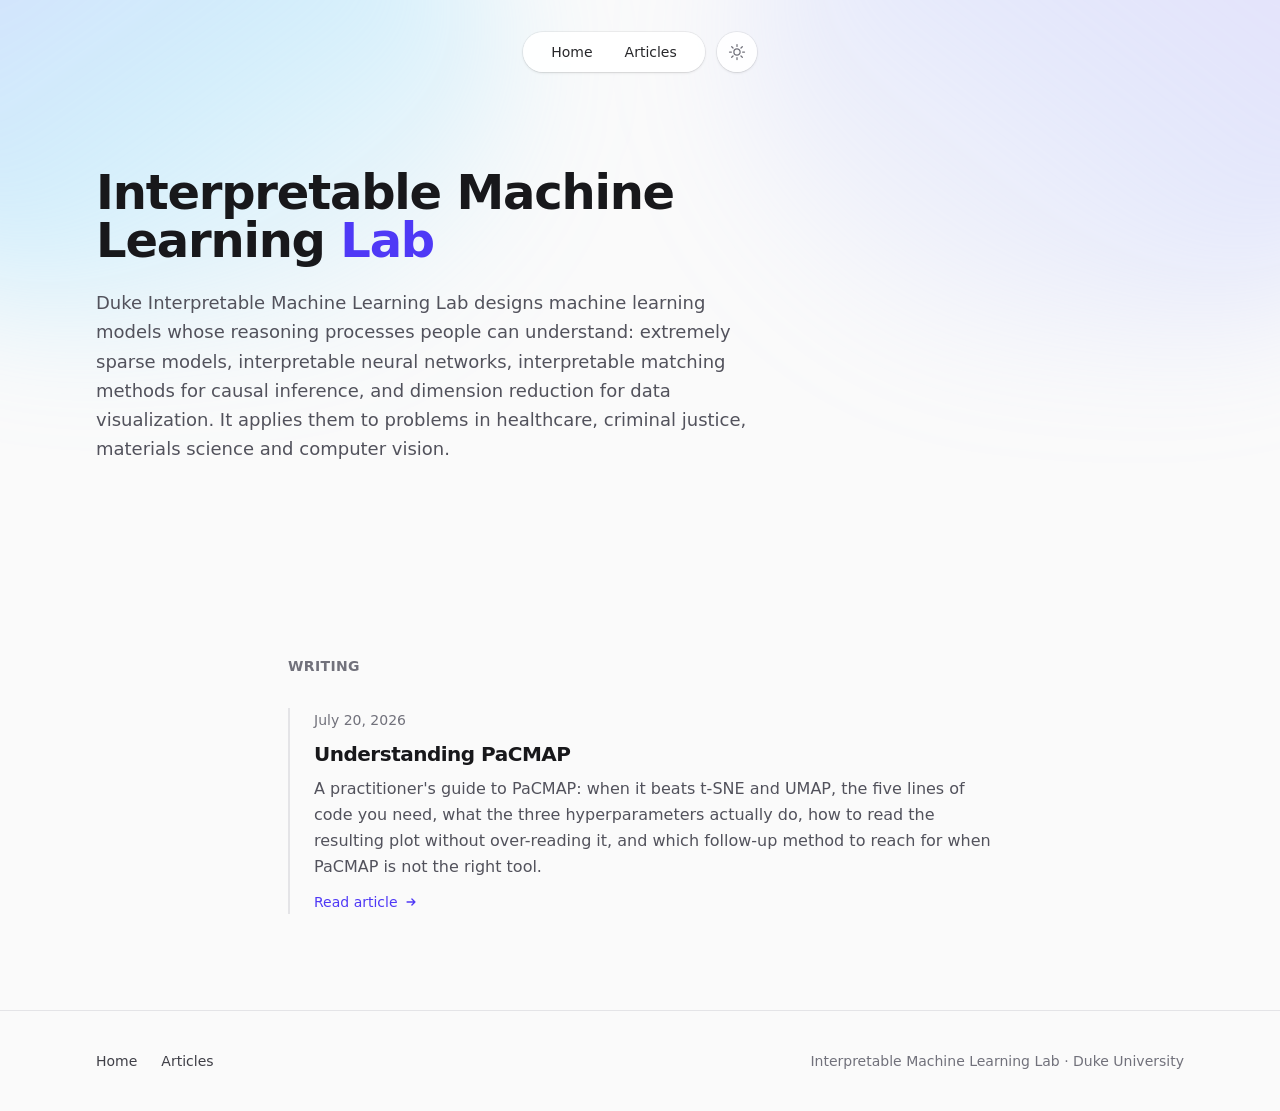
<file: index.html>
<!DOCTYPE html><!--o4ejymJBdiPiDE8WPiJcm--><html lang="en"><head><meta charSet="utf-8"/><meta name="viewport" content="width=device-width, initial-scale=1"/><link rel="stylesheet" href="/_next/static/css/278f75ba32900e50.css" data-precedence="next"/><link rel="preload" as="script" fetchPriority="low" href="/_next/static/chunks/webpack-74c939c87fa0092a.js"/><script src="/_next/static/chunks/4bd1b696-c023c6e3521b1417.js" async=""></script><script src="/_next/static/chunks/255-64e783496c90356a.js" async=""></script><script src="/_next/static/chunks/main-app-1fff531c7bb2194e.js" async=""></script><script src="/_next/static/chunks/619-ba102abea3e3d0e4.js" async=""></script><script src="/_next/static/chunks/app/layout-6fc6176628d630ee.js" async=""></script><script src="/_next/static/chunks/app/page-9be1af3b35a291e3.js" async=""></script><title>Interpretable Machine Learning Lab</title><meta name="description" content="Interactive write-ups from the Duke Interpretable Machine Learning Lab, which designs machine learning models whose reasoning processes people can understand: extremely sparse models, interpretable neural networks, interpretable matching methods for causal inference, and dimension reduction for data visualization."/><link rel="alternate" type="application/rss+xml" title="Interpretable ML Lab RSS feed" href="https://interpretablemachinelearninglab.github.io/rss.xml"/><meta property="og:title" content="Interpretable Machine Learning Lab"/><meta property="og:description" content="Interactive write-ups from the Duke Interpretable Machine Learning Lab, which designs machine learning models whose reasoning processes people can understand: extremely sparse models, interpretable neural networks, interpretable matching methods for causal inference, and dimension reduction for data visualization."/><meta property="og:url" content="https://interpretablemachinelearninglab.github.io/"/><meta property="og:site_name" content="Interpretable ML Lab"/><meta property="og:locale" content="en_US"/><meta property="og:type" content="website"/><meta name="twitter:card" content="summary_large_image"/><meta name="twitter:title" content="Interpretable Machine Learning Lab"/><meta name="twitter:description" content="Interactive write-ups from the Duke Interpretable Machine Learning Lab, which designs machine learning models whose reasoning processes people can understand: extremely sparse models, interpretable neural networks, interpretable matching methods for causal inference, and dimension reduction for data visualization."/><link rel="icon" href="/icon.svg?57407d4e112508c5" type="image/svg+xml" sizes="any"/><script>(function(){try{var t=localStorage.getItem("theme");var d=t==="dark"||(t!=="light"&&window.matchMedia("(prefers-color-scheme: dark)").matches);document.documentElement.classList.toggle("dark",d)}catch(e){}})();</script><script src="/_next/static/chunks/polyfills-42372ed130431b0a.js" noModule=""></script></head><body class="flex min-h-screen flex-col bg-zinc-50 text-zinc-900 antialiased dark:bg-zinc-900 dark:text-zinc-100"><div hidden=""><!--$--><!--/$--></div><div class="relative flex min-h-screen w-full flex-col overflow-x-clip"><div aria-hidden="true" class="pointer-events-none absolute inset-x-0 top-0 -z-10 h-[36rem] overflow-hidden"><div class="absolute -top-40 -left-40 h-[30rem] w-[42rem] rounded-full bg-linear-to-br from-indigo-300/50 via-sky-300/30 to-transparent blur-3xl dark:from-indigo-500/20 dark:via-sky-500/10"></div><div class="absolute -top-52 -right-40 h-[34rem] w-[44rem] rounded-full bg-linear-to-bl from-violet-300/40 via-indigo-300/25 to-transparent blur-3xl dark:from-violet-500/15 dark:via-indigo-500/10"></div></div><header class="relative z-50 flex justify-center pt-6 sm:pt-8"><div class="flex items-center gap-3"><nav class="hidden rounded-full bg-white/90 px-3 text-sm font-medium text-zinc-800 shadow-sm ring-1 ring-zinc-900/5 backdrop-blur md:block dark:bg-zinc-800/90 dark:text-zinc-200 dark:ring-white/10"><ul class="flex items-center"><li><a class="relative block px-4 py-2.5 transition text-indigo-600 dark:text-indigo-400" href="/">Home<span class="absolute inset-x-3 -bottom-px h-px bg-linear-to-r from-indigo-500/0 via-indigo-500/60 to-indigo-500/0 dark:via-indigo-400/60"></span></a></li><li><a class="relative block px-4 py-2.5 transition hover:text-indigo-600 dark:hover:text-indigo-400" href="/articles/">Articles</a></li></ul></nav><div class="relative md:hidden"><button type="button" aria-expanded="false" aria-controls="mobile-nav" class="flex items-center gap-1.5 rounded-full bg-white/90 px-4 py-2.5 text-sm font-medium text-zinc-800 shadow-sm ring-1 ring-zinc-900/5 backdrop-blur dark:bg-zinc-800/90 dark:text-zinc-200 dark:ring-white/10">Menu<svg viewBox="0 0 16 16" aria-hidden="true" fill="none" stroke="currentColor" stroke-width="1.5" stroke-linecap="round" stroke-linejoin="round" class="h-3.5 w-3.5 text-zinc-500 transition-transform "><path d="m4 6.5 4 4 4-4"></path></svg></button></div><button type="button" aria-label="Toggle dark mode" class="group rounded-full bg-white/90 p-2.5 shadow-sm ring-1 ring-zinc-900/5 backdrop-blur transition dark:bg-zinc-800/90 dark:ring-white/10"><svg viewBox="0 0 24 24" aria-hidden="true" fill="none" stroke="currentColor" stroke-width="1.5" stroke-linecap="round" stroke-linejoin="round" class="h-5 w-5 text-zinc-500 transition group-hover:text-indigo-500 dark:hidden"><path d="M12 3v2.25m6.364.386-1.591 1.591M21 12h-2.25m-.386 6.364-1.591-1.591M12 18.75V21m-4.773-4.227-1.591 1.591M5.25 12H3m4.227-4.773L5.636 5.636M15.75 12a3.75 3.75 0 1 1-7.5 0 3.75 3.75 0 0 1 7.5 0Z"></path></svg><svg viewBox="0 0 24 24" aria-hidden="true" fill="none" stroke="currentColor" stroke-width="1.5" stroke-linecap="round" stroke-linejoin="round" class="hidden h-5 w-5 text-zinc-400 transition group-hover:text-indigo-400 dark:block"><path d="M21.752 15.002A9.72 9.72 0 0 1 18 15.75c-5.385 0-9.75-4.365-9.75-9.75 0-1.33.266-2.597.748-3.752A9.753 9.753 0 0 0 3 11.25C3 16.635 7.365 21 12.75 21a9.753 9.753 0 0 0 9.002-5.998Z"></path></svg></button></div></header><main class="flex-1"><div><div class="mx-auto w-full max-w-5xl xl:max-w-6xl px-5 pt-14 sm:px-6 sm:pt-20 lg:px-8 lg:pt-24 "><div class="max-w-2xl"><h1 class="text-4xl font-bold tracking-tight text-zinc-900 sm:text-5xl dark:text-zinc-100">Interpretable Machine Learning<!-- --> <span class="text-indigo-600 dark:text-indigo-400">Lab</span></h1><p class="mt-6 text-base leading-relaxed sm:text-lg sm:leading-relaxed text-zinc-600 dark:text-zinc-400">Duke Interpretable Machine Learning Lab designs machine learning models whose reasoning processes people can understand: extremely sparse models, interpretable neural networks, interpretable matching methods for causal inference, and dimension reduction for data visualization. It applies them to problems in healthcare, criminal justice, materials science and computer vision.</p></div></div><div class="mx-auto w-full max-w-2xl lg:max-w-3xl px-5 pt-14 sm:px-6 sm:pt-20 lg:px-8 lg:pt-24 mt-20 pt-0 sm:mt-24 sm:pt-0 lg:pt-0"><h2 class="text-sm font-semibold uppercase tracking-wide text-zinc-500 dark:text-zinc-400">Writing</h2><div class="mt-8 flex flex-col gap-14"><article class="group relative border-l-2 border-zinc-200 pl-6 transition hover:border-indigo-500 dark:border-zinc-700/60 dark:hover:border-indigo-400"><time dateTime="2026-07-20" class="text-sm text-zinc-500 dark:text-zinc-400">July 20, 2026</time><h3 class="mt-2 text-lg font-semibold tracking-tight text-zinc-900 sm:text-xl dark:text-zinc-100"><a class="after:absolute after:inset-0" href="/articles/understanding-pacmap/"><span class="transition group-hover:text-indigo-600 dark:group-hover:text-indigo-400">Understanding PaCMAP</span></a></h3><p class="mt-2 text-sm leading-relaxed text-zinc-600 sm:text-base dark:text-zinc-400">A practitioner&#x27;s guide to PaCMAP: when it beats t-SNE and UMAP, the five lines of code you need, what the three hyperparameters actually do, how to read the resulting plot without over-reading it, and which follow-up method to reach for when PaCMAP is not the right tool.</p><span class="mt-3 inline-flex items-center gap-1.5 text-sm font-medium text-indigo-600 dark:text-indigo-400">Read article<svg viewBox="0 0 16 16" aria-hidden="true" fill="none" stroke="currentColor" stroke-width="1.5" stroke-linecap="round" stroke-linejoin="round" class="h-3.5 w-3.5 transition-transform group-hover:translate-x-0.5"><path d="M3.5 8h9m0 0-3.5-3.5M12.5 8 9 11.5"></path></svg></span></article></div></div></div><!--$--><!--/$--></main><footer class="mt-24 border-t border-zinc-200 dark:border-zinc-800"><div class="mx-auto flex max-w-5xl flex-col items-center gap-6 px-5 py-10 sm:flex-row sm:justify-between sm:px-6 lg:px-8 xl:max-w-6xl"><nav aria-label="Footer"><ul class="flex items-center gap-6 text-sm font-medium text-zinc-700 dark:text-zinc-300"><li><a class="transition hover:text-indigo-600 dark:hover:text-indigo-400" href="/">Home</a></li><li><a class="transition hover:text-indigo-600 dark:hover:text-indigo-400" href="/articles/">Articles</a></li></ul></nav><div class="flex max-w-md flex-col items-center gap-1 text-sm text-zinc-500 sm:items-end sm:text-right dark:text-zinc-400"><p>Interpretable Machine Learning Lab<!-- --> · Duke University</p></div></div></footer></div><script src="/_next/static/chunks/webpack-74c939c87fa0092a.js" id="_R_" async=""></script><script>(self.__next_f=self.__next_f||[]).push([0])</script><script>self.__next_f.push([1,"1:\"$Sreact.fragment\"\n2:I[827,[\"619\",\"static/chunks/619-ba102abea3e3d0e4.js\",\"177\",\"static/chunks/app/layout-6fc6176628d630ee.js\"],\"Header\"]\n3:I[9766,[],\"\"]\n4:I[8924,[],\"\"]\n5:I[2619,[\"619\",\"static/chunks/619-ba102abea3e3d0e4.js\",\"974\",\"static/chunks/app/page-9be1af3b35a291e3.js\"],\"\"]\nb:I[7150,[],\"\"]\n:HL[\"/_next/static/css/278f75ba32900e50.css\",\"style\"]\n"])</script><script>self.__next_f.push([1,"0:{\"P\":null,\"b\":\"o4ejymJBdiPiDE8WPiJcm\",\"p\":\"\",\"c\":[\"\",\"\"],\"i\":false,\"f\":[[[\"\",{\"children\":[\"__PAGE__\",{}]},\"$undefined\",\"$undefined\",true],[\"\",[\"$\",\"$1\",\"c\",{\"children\":[[[\"$\",\"link\",\"0\",{\"rel\":\"stylesheet\",\"href\":\"/_next/static/css/278f75ba32900e50.css\",\"precedence\":\"next\",\"crossOrigin\":\"$undefined\",\"nonce\":\"$undefined\"}]],[\"$\",\"html\",null,{\"lang\":\"en\",\"suppressHydrationWarning\":true,\"children\":[[\"$\",\"head\",null,{\"children\":[\"$\",\"script\",null,{\"dangerouslySetInnerHTML\":{\"__html\":\"(function(){try{var t=localStorage.getItem(\\\"theme\\\");var d=t===\\\"dark\\\"||(t!==\\\"light\\\"\u0026\u0026window.matchMedia(\\\"(prefers-color-scheme: dark)\\\").matches);document.documentElement.classList.toggle(\\\"dark\\\",d)}catch(e){}})();\"}}]}],[\"$\",\"body\",null,{\"className\":\"flex min-h-screen flex-col bg-zinc-50 text-zinc-900 antialiased dark:bg-zinc-900 dark:text-zinc-100\",\"children\":[\"$\",\"div\",null,{\"className\":\"relative flex min-h-screen w-full flex-col overflow-x-clip\",\"children\":[[\"$\",\"div\",null,{\"aria-hidden\":\"true\",\"className\":\"pointer-events-none absolute inset-x-0 top-0 -z-10 h-[36rem] overflow-hidden\",\"children\":[[\"$\",\"div\",null,{\"className\":\"absolute -top-40 -left-40 h-[30rem] w-[42rem] rounded-full bg-linear-to-br from-indigo-300/50 via-sky-300/30 to-transparent blur-3xl dark:from-indigo-500/20 dark:via-sky-500/10\"}],[\"$\",\"div\",null,{\"className\":\"absolute -top-52 -right-40 h-[34rem] w-[44rem] rounded-full bg-linear-to-bl from-violet-300/40 via-indigo-300/25 to-transparent blur-3xl dark:from-violet-500/15 dark:via-indigo-500/10\"}]]}],[\"$\",\"$L2\",null,{}],[\"$\",\"main\",null,{\"className\":\"flex-1\",\"children\":[\"$\",\"$L3\",null,{\"parallelRouterKey\":\"children\",\"error\":\"$undefined\",\"errorStyles\":\"$undefined\",\"errorScripts\":\"$undefined\",\"template\":[\"$\",\"$L4\",null,{}],\"templateStyles\":\"$undefined\",\"templateScripts\":\"$undefined\",\"notFound\":[[\"$\",\"div\",null,{\"children\":[\"$\",\"div\",null,{\"className\":\"mx-auto w-full max-w-2xl lg:max-w-3xl px-5 pt-14 sm:px-6 sm:pt-20 lg:px-8 lg:pt-24 flex flex-col items-start\",\"children\":[[\"$\",\"p\",null,{\"className\":\"text-sm font-semibold text-indigo-600 dark:text-indigo-400\",\"children\":\"404\"}],[\"$\",\"h1\",null,{\"className\":\"mt-3 text-4xl font-bold tracking-tight text-zinc-900 sm:text-5xl dark:text-zinc-100\",\"children\":\"Lost among the stars.\"}],[\"$\",\"p\",null,{\"className\":\"mt-6 text-base leading-relaxed sm:text-lg sm:leading-relaxed text-zinc-600 dark:text-zinc-400\",\"children\":\"The page you're looking for doesn't exist. It may have moved, or the link was mistyped.\"}],[\"$\",\"$L5\",null,{\"href\":\"/\",\"className\":\"mt-8 rounded-full bg-indigo-600 px-5 py-2.5 text-sm font-semibold text-white shadow-sm transition hover:bg-indigo-500 dark:bg-indigo-500 dark:hover:bg-indigo-400\",\"children\":\"Back to home\"}]]}]}],[]],\"forbidden\":\"$undefined\",\"unauthorized\":\"$undefined\"}]}],[\"$\",\"footer\",null,{\"className\":\"mt-24 border-t border-zinc-200 dark:border-zinc-800\",\"children\":[\"$\",\"div\",null,{\"className\":\"mx-auto flex max-w-5xl flex-col items-center gap-6 px-5 py-10 sm:flex-row sm:justify-between sm:px-6 lg:px-8 xl:max-w-6xl\",\"children\":[[\"$\",\"nav\",null,{\"aria-label\":\"Footer\",\"children\":[\"$\",\"ul\",null,{\"className\":\"flex items-center gap-6 text-sm font-medium text-zinc-700 dark:text-zinc-300\",\"children\":[[\"$\",\"li\",\"/\",{\"children\":[\"$\",\"$L5\",null,{\"href\":\"/\",\"className\":\"transition hover:text-indigo-600 dark:hover:text-indigo-400\",\"children\":\"Home\"}]}],[\"$\",\"li\",\"/articles\",{\"children\":[\"$\",\"$L5\",null,{\"href\":\"/articles\",\"className\":\"transition hover:text-indigo-600 dark:hover:text-indigo-400\",\"children\":\"Articles\"}]}]]}]}],[\"$\",\"div\",null,{\"className\":\"flex max-w-md flex-col items-center gap-1 text-sm text-zinc-500 sm:items-end sm:text-right dark:text-zinc-400\",\"children\":[\"$\",\"p\",null,{\"children\":[\"Interpretable Machine Learning Lab\",\" · Duke University\"]}]}]]}]}]]}]}]]}]]}],{\"children\":[\"__PAGE__\",[\"$\",\"$1\",\"c\",{\"children\":[[\"$\",\"div\",null,{\"children\":[[\"$\",\"div\",null,{\"className\":\"mx-auto w-full max-w-5xl xl:max-w-6xl px-5 pt-14 sm:px-6 sm:pt-20 lg:px-8 lg:pt-24 \",\"children\":[\"$\",\"div\",null,{\"className\":\"max-w-2xl\",\"children\":[[\"$\",\"h1\",null,{\"className\":\"text-4xl font-bold tracking-tight text-zinc-900 sm:text-5xl dark:text-zinc-100\",\"children\":[\"Interpretable Machine Learning\",\" \",\"$L6\"]}],\"$L7\"]}]}],\"$L8\"]}],null,\"$L9\"]}],{},null,false]},null,false],\"$La\",false]],\"m\":\"$undefined\",\"G\":[\"$b\",[]],\"s\":false,\"S\":true}\n"])</script><script>self.__next_f.push([1,"c:I[4431,[],\"OutletBoundary\"]\ne:I[5278,[],\"AsyncMetadataOutlet\"]\n10:I[4431,[],\"ViewportBoundary\"]\n12:I[4431,[],\"MetadataBoundary\"]\n13:\"$Sreact.suspense\"\n6:[\"$\",\"span\",null,{\"className\":\"text-indigo-600 dark:text-indigo-400\",\"children\":\"Lab\"}]\n7:[\"$\",\"p\",null,{\"className\":\"mt-6 text-base leading-relaxed sm:text-lg sm:leading-relaxed text-zinc-600 dark:text-zinc-400\",\"children\":\"Duke Interpretable Machine Learning Lab designs machine learning models whose reasoning processes people can understand: extremely sparse models, interpretable neural networks, interpretable matching methods for causal inference, and dimension reduction for data visualization. It applies them to problems in healthcare, criminal justice, materials science and computer vision.\"}]\n"])</script><script>self.__next_f.push([1,"8:[\"$\",\"div\",null,{\"className\":\"mx-auto w-full max-w-2xl lg:max-w-3xl px-5 pt-14 sm:px-6 sm:pt-20 lg:px-8 lg:pt-24 mt-20 pt-0 sm:mt-24 sm:pt-0 lg:pt-0\",\"children\":[[\"$\",\"h2\",null,{\"className\":\"text-sm font-semibold uppercase tracking-wide text-zinc-500 dark:text-zinc-400\",\"children\":\"Writing\"}],[\"$\",\"div\",null,{\"className\":\"mt-8 flex flex-col gap-14\",\"children\":[[\"$\",\"article\",\"understanding-pacmap\",{\"className\":\"group relative border-l-2 border-zinc-200 pl-6 transition hover:border-indigo-500 dark:border-zinc-700/60 dark:hover:border-indigo-400\",\"children\":[[\"$\",\"time\",null,{\"dateTime\":\"2026-07-20\",\"className\":\"text-sm text-zinc-500 dark:text-zinc-400\",\"children\":\"July 20, 2026\"}],[\"$\",\"h3\",null,{\"className\":\"mt-2 text-lg font-semibold tracking-tight text-zinc-900 sm:text-xl dark:text-zinc-100\",\"children\":[\"$\",\"$L5\",null,{\"href\":\"/articles/understanding-pacmap\",\"className\":\"after:absolute after:inset-0\",\"children\":[\"$\",\"span\",null,{\"className\":\"transition group-hover:text-indigo-600 dark:group-hover:text-indigo-400\",\"children\":\"Understanding PaCMAP\"}]}]}],[\"$\",\"p\",null,{\"className\":\"mt-2 text-sm leading-relaxed text-zinc-600 sm:text-base dark:text-zinc-400\",\"children\":\"A practitioner's guide to PaCMAP: when it beats t-SNE and UMAP, the five lines of code you need, what the three hyperparameters actually do, how to read the resulting plot without over-reading it, and which follow-up method to reach for when PaCMAP is not the right tool.\"}],[\"$\",\"span\",null,{\"className\":\"mt-3 inline-flex items-center gap-1.5 text-sm font-medium text-indigo-600 dark:text-indigo-400\",\"children\":[\"Read article\",[\"$\",\"svg\",null,{\"viewBox\":\"0 0 16 16\",\"aria-hidden\":\"true\",\"fill\":\"none\",\"stroke\":\"currentColor\",\"strokeWidth\":1.5,\"strokeLinecap\":\"round\",\"strokeLinejoin\":\"round\",\"className\":\"h-3.5 w-3.5 transition-transform group-hover:translate-x-0.5\",\"children\":[\"$\",\"path\",null,{\"d\":\"M3.5 8h9m0 0-3.5-3.5M12.5 8 9 11.5\"}]}]]}]]}]]}]]}]\n"])</script><script>self.__next_f.push([1,"9:[\"$\",\"$Lc\",null,{\"children\":[\"$Ld\",[\"$\",\"$Le\",null,{\"promise\":\"$@f\"}]]}]\na:[\"$\",\"$1\",\"h\",{\"children\":[null,[[\"$\",\"$L10\",null,{\"children\":\"$L11\"}],null],[\"$\",\"$L12\",null,{\"children\":[\"$\",\"div\",null,{\"hidden\":true,\"children\":[\"$\",\"$13\",null,{\"fallback\":null,\"children\":\"$L14\"}]}]}]]}]\n"])</script><script>self.__next_f.push([1,"11:[[\"$\",\"meta\",\"0\",{\"charSet\":\"utf-8\"}],[\"$\",\"meta\",\"1\",{\"name\":\"viewport\",\"content\":\"width=device-width, initial-scale=1\"}]]\nd:null\n"])</script><script>self.__next_f.push([1,"15:I[622,[],\"IconMark\"]\n"])</script><script>self.__next_f.push([1,"f:{\"metadata\":[[\"$\",\"title\",\"0\",{\"children\":\"Interpretable Machine Learning Lab\"}],[\"$\",\"meta\",\"1\",{\"name\":\"description\",\"content\":\"Interactive write-ups from the Duke Interpretable Machine Learning Lab, which designs machine learning models whose reasoning processes people can understand: extremely sparse models, interpretable neural networks, interpretable matching methods for causal inference, and dimension reduction for data visualization.\"}],[\"$\",\"link\",\"2\",{\"rel\":\"alternate\",\"type\":\"application/rss+xml\",\"title\":\"Interpretable ML Lab RSS feed\",\"href\":\"https://interpretablemachinelearninglab.github.io/rss.xml\"}],[\"$\",\"meta\",\"3\",{\"property\":\"og:title\",\"content\":\"Interpretable Machine Learning Lab\"}],[\"$\",\"meta\",\"4\",{\"property\":\"og:description\",\"content\":\"Interactive write-ups from the Duke Interpretable Machine Learning Lab, which designs machine learning models whose reasoning processes people can understand: extremely sparse models, interpretable neural networks, interpretable matching methods for causal inference, and dimension reduction for data visualization.\"}],[\"$\",\"meta\",\"5\",{\"property\":\"og:url\",\"content\":\"https://interpretablemachinelearninglab.github.io/\"}],[\"$\",\"meta\",\"6\",{\"property\":\"og:site_name\",\"content\":\"Interpretable ML Lab\"}],[\"$\",\"meta\",\"7\",{\"property\":\"og:locale\",\"content\":\"en_US\"}],[\"$\",\"meta\",\"8\",{\"property\":\"og:type\",\"content\":\"website\"}],[\"$\",\"meta\",\"9\",{\"name\":\"twitter:card\",\"content\":\"summary_large_image\"}],[\"$\",\"meta\",\"10\",{\"name\":\"twitter:title\",\"content\":\"Interpretable Machine Learning Lab\"}],[\"$\",\"meta\",\"11\",{\"name\":\"twitter:description\",\"content\":\"Interactive write-ups from the Duke Interpretable Machine Learning Lab, which designs machine learning models whose reasoning processes people can understand: extremely sparse models, interpretable neural networks, interpretable matching methods for causal inference, and dimension reduction for data visualization.\"}],[\"$\",\"link\",\"12\",{\"rel\":\"icon\",\"href\":\"/icon.svg?57407d4e112508c5\",\"type\":\"image/svg+xml\",\"sizes\":\"any\"}],[\"$\",\"$L15\",\"13\",{}]],\"error\":null,\"digest\":\"$undefined\"}\n"])</script><script>self.__next_f.push([1,"14:\"$f:metadata\"\n"])</script></body></html>
</file>
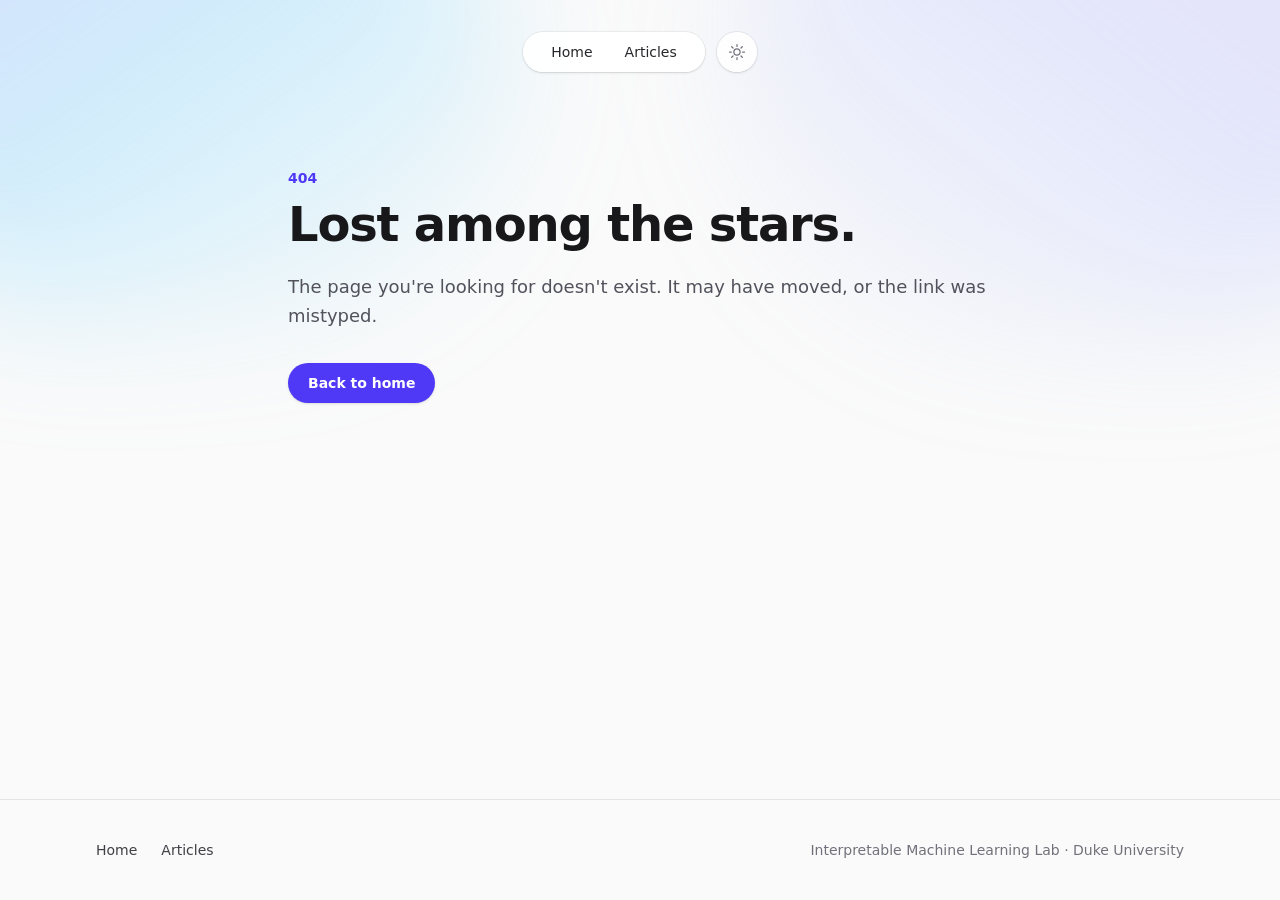
<file: 404/index.html>
<!DOCTYPE html><!--o4ejymJBdiPiDE8WPiJcm--><html lang="en"><head><meta charSet="utf-8"/><meta name="viewport" content="width=device-width, initial-scale=1"/><link rel="stylesheet" href="/_next/static/css/278f75ba32900e50.css" data-precedence="next"/><link rel="preload" as="script" fetchPriority="low" href="/_next/static/chunks/webpack-74c939c87fa0092a.js"/><script src="/_next/static/chunks/4bd1b696-c023c6e3521b1417.js" async=""></script><script src="/_next/static/chunks/255-64e783496c90356a.js" async=""></script><script src="/_next/static/chunks/main-app-1fff531c7bb2194e.js" async=""></script><script src="/_next/static/chunks/619-ba102abea3e3d0e4.js" async=""></script><script src="/_next/static/chunks/app/layout-6fc6176628d630ee.js" async=""></script><script src="/_next/static/chunks/app/page-9be1af3b35a291e3.js" async=""></script><meta name="robots" content="noindex"/><title>Interpretable Machine Learning Lab</title><meta name="description" content="Interactive write-ups from the Duke Interpretable Machine Learning Lab, which designs machine learning models whose reasoning processes people can understand: extremely sparse models, interpretable neural networks, interpretable matching methods for causal inference, and dimension reduction for data visualization."/><link rel="alternate" type="application/rss+xml" title="Interpretable ML Lab RSS feed" href="https://interpretablemachinelearninglab.github.io/rss.xml"/><meta property="og:title" content="Interpretable Machine Learning Lab"/><meta property="og:description" content="Interactive write-ups from the Duke Interpretable Machine Learning Lab, which designs machine learning models whose reasoning processes people can understand: extremely sparse models, interpretable neural networks, interpretable matching methods for causal inference, and dimension reduction for data visualization."/><meta property="og:url" content="https://interpretablemachinelearninglab.github.io/"/><meta property="og:site_name" content="Interpretable ML Lab"/><meta property="og:locale" content="en_US"/><meta property="og:type" content="website"/><meta name="twitter:card" content="summary_large_image"/><meta name="twitter:title" content="Interpretable Machine Learning Lab"/><meta name="twitter:description" content="Interactive write-ups from the Duke Interpretable Machine Learning Lab, which designs machine learning models whose reasoning processes people can understand: extremely sparse models, interpretable neural networks, interpretable matching methods for causal inference, and dimension reduction for data visualization."/><link rel="icon" href="/icon.svg?57407d4e112508c5" type="image/svg+xml" sizes="any"/><script>(function(){try{var t=localStorage.getItem("theme");var d=t==="dark"||(t!=="light"&&window.matchMedia("(prefers-color-scheme: dark)").matches);document.documentElement.classList.toggle("dark",d)}catch(e){}})();</script><script src="/_next/static/chunks/polyfills-42372ed130431b0a.js" noModule=""></script></head><body class="flex min-h-screen flex-col bg-zinc-50 text-zinc-900 antialiased dark:bg-zinc-900 dark:text-zinc-100"><div hidden=""><!--$--><!--/$--></div><div class="relative flex min-h-screen w-full flex-col overflow-x-clip"><div aria-hidden="true" class="pointer-events-none absolute inset-x-0 top-0 -z-10 h-[36rem] overflow-hidden"><div class="absolute -top-40 -left-40 h-[30rem] w-[42rem] rounded-full bg-linear-to-br from-indigo-300/50 via-sky-300/30 to-transparent blur-3xl dark:from-indigo-500/20 dark:via-sky-500/10"></div><div class="absolute -top-52 -right-40 h-[34rem] w-[44rem] rounded-full bg-linear-to-bl from-violet-300/40 via-indigo-300/25 to-transparent blur-3xl dark:from-violet-500/15 dark:via-indigo-500/10"></div></div><header class="relative z-50 flex justify-center pt-6 sm:pt-8"><div class="flex items-center gap-3"><nav class="hidden rounded-full bg-white/90 px-3 text-sm font-medium text-zinc-800 shadow-sm ring-1 ring-zinc-900/5 backdrop-blur md:block dark:bg-zinc-800/90 dark:text-zinc-200 dark:ring-white/10"><ul class="flex items-center"><li><a class="relative block px-4 py-2.5 transition hover:text-indigo-600 dark:hover:text-indigo-400" href="/">Home</a></li><li><a class="relative block px-4 py-2.5 transition hover:text-indigo-600 dark:hover:text-indigo-400" href="/articles/">Articles</a></li></ul></nav><div class="relative md:hidden"><button type="button" aria-expanded="false" aria-controls="mobile-nav" class="flex items-center gap-1.5 rounded-full bg-white/90 px-4 py-2.5 text-sm font-medium text-zinc-800 shadow-sm ring-1 ring-zinc-900/5 backdrop-blur dark:bg-zinc-800/90 dark:text-zinc-200 dark:ring-white/10">Menu<svg viewBox="0 0 16 16" aria-hidden="true" fill="none" stroke="currentColor" stroke-width="1.5" stroke-linecap="round" stroke-linejoin="round" class="h-3.5 w-3.5 text-zinc-500 transition-transform "><path d="m4 6.5 4 4 4-4"></path></svg></button></div><button type="button" aria-label="Toggle dark mode" class="group rounded-full bg-white/90 p-2.5 shadow-sm ring-1 ring-zinc-900/5 backdrop-blur transition dark:bg-zinc-800/90 dark:ring-white/10"><svg viewBox="0 0 24 24" aria-hidden="true" fill="none" stroke="currentColor" stroke-width="1.5" stroke-linecap="round" stroke-linejoin="round" class="h-5 w-5 text-zinc-500 transition group-hover:text-indigo-500 dark:hidden"><path d="M12 3v2.25m6.364.386-1.591 1.591M21 12h-2.25m-.386 6.364-1.591-1.591M12 18.75V21m-4.773-4.227-1.591 1.591M5.25 12H3m4.227-4.773L5.636 5.636M15.75 12a3.75 3.75 0 1 1-7.5 0 3.75 3.75 0 0 1 7.5 0Z"></path></svg><svg viewBox="0 0 24 24" aria-hidden="true" fill="none" stroke="currentColor" stroke-width="1.5" stroke-linecap="round" stroke-linejoin="round" class="hidden h-5 w-5 text-zinc-400 transition group-hover:text-indigo-400 dark:block"><path d="M21.752 15.002A9.72 9.72 0 0 1 18 15.75c-5.385 0-9.75-4.365-9.75-9.75 0-1.33.266-2.597.748-3.752A9.753 9.753 0 0 0 3 11.25C3 16.635 7.365 21 12.75 21a9.753 9.753 0 0 0 9.002-5.998Z"></path></svg></button></div></header><main class="flex-1"><div><div class="mx-auto w-full max-w-2xl lg:max-w-3xl px-5 pt-14 sm:px-6 sm:pt-20 lg:px-8 lg:pt-24 flex flex-col items-start"><p class="text-sm font-semibold text-indigo-600 dark:text-indigo-400">404</p><h1 class="mt-3 text-4xl font-bold tracking-tight text-zinc-900 sm:text-5xl dark:text-zinc-100">Lost among the stars.</h1><p class="mt-6 text-base leading-relaxed sm:text-lg sm:leading-relaxed text-zinc-600 dark:text-zinc-400">The page you&#x27;re looking for doesn&#x27;t exist. It may have moved, or the link was mistyped.</p><a class="mt-8 rounded-full bg-indigo-600 px-5 py-2.5 text-sm font-semibold text-white shadow-sm transition hover:bg-indigo-500 dark:bg-indigo-500 dark:hover:bg-indigo-400" href="/">Back to home</a></div></div><!--$--><!--/$--></main><footer class="mt-24 border-t border-zinc-200 dark:border-zinc-800"><div class="mx-auto flex max-w-5xl flex-col items-center gap-6 px-5 py-10 sm:flex-row sm:justify-between sm:px-6 lg:px-8 xl:max-w-6xl"><nav aria-label="Footer"><ul class="flex items-center gap-6 text-sm font-medium text-zinc-700 dark:text-zinc-300"><li><a class="transition hover:text-indigo-600 dark:hover:text-indigo-400" href="/">Home</a></li><li><a class="transition hover:text-indigo-600 dark:hover:text-indigo-400" href="/articles/">Articles</a></li></ul></nav><div class="flex max-w-md flex-col items-center gap-1 text-sm text-zinc-500 sm:items-end sm:text-right dark:text-zinc-400"><p>Interpretable Machine Learning Lab<!-- --> · Duke University</p></div></div></footer></div><script src="/_next/static/chunks/webpack-74c939c87fa0092a.js" id="_R_" async=""></script><script>(self.__next_f=self.__next_f||[]).push([0])</script><script>self.__next_f.push([1,"1:\"$Sreact.fragment\"\n2:I[827,[\"619\",\"static/chunks/619-ba102abea3e3d0e4.js\",\"177\",\"static/chunks/app/layout-6fc6176628d630ee.js\"],\"Header\"]\n3:I[9766,[],\"\"]\n4:I[8924,[],\"\"]\n5:I[2619,[\"619\",\"static/chunks/619-ba102abea3e3d0e4.js\",\"974\",\"static/chunks/app/page-9be1af3b35a291e3.js\"],\"\"]\nc:I[7150,[],\"\"]\n:HL[\"/_next/static/css/278f75ba32900e50.css\",\"style\"]\n"])</script><script>self.__next_f.push([1,"0:{\"P\":null,\"b\":\"o4ejymJBdiPiDE8WPiJcm\",\"p\":\"\",\"c\":[\"\",\"_not-found\",\"\"],\"i\":false,\"f\":[[[\"\",{\"children\":[\"/_not-found\",{\"children\":[\"__PAGE__\",{}]}]},\"$undefined\",\"$undefined\",true],[\"\",[\"$\",\"$1\",\"c\",{\"children\":[[[\"$\",\"link\",\"0\",{\"rel\":\"stylesheet\",\"href\":\"/_next/static/css/278f75ba32900e50.css\",\"precedence\":\"next\",\"crossOrigin\":\"$undefined\",\"nonce\":\"$undefined\"}]],[\"$\",\"html\",null,{\"lang\":\"en\",\"suppressHydrationWarning\":true,\"children\":[[\"$\",\"head\",null,{\"children\":[\"$\",\"script\",null,{\"dangerouslySetInnerHTML\":{\"__html\":\"(function(){try{var t=localStorage.getItem(\\\"theme\\\");var d=t===\\\"dark\\\"||(t!==\\\"light\\\"\u0026\u0026window.matchMedia(\\\"(prefers-color-scheme: dark)\\\").matches);document.documentElement.classList.toggle(\\\"dark\\\",d)}catch(e){}})();\"}}]}],[\"$\",\"body\",null,{\"className\":\"flex min-h-screen flex-col bg-zinc-50 text-zinc-900 antialiased dark:bg-zinc-900 dark:text-zinc-100\",\"children\":[\"$\",\"div\",null,{\"className\":\"relative flex min-h-screen w-full flex-col overflow-x-clip\",\"children\":[[\"$\",\"div\",null,{\"aria-hidden\":\"true\",\"className\":\"pointer-events-none absolute inset-x-0 top-0 -z-10 h-[36rem] overflow-hidden\",\"children\":[[\"$\",\"div\",null,{\"className\":\"absolute -top-40 -left-40 h-[30rem] w-[42rem] rounded-full bg-linear-to-br from-indigo-300/50 via-sky-300/30 to-transparent blur-3xl dark:from-indigo-500/20 dark:via-sky-500/10\"}],[\"$\",\"div\",null,{\"className\":\"absolute -top-52 -right-40 h-[34rem] w-[44rem] rounded-full bg-linear-to-bl from-violet-300/40 via-indigo-300/25 to-transparent blur-3xl dark:from-violet-500/15 dark:via-indigo-500/10\"}]]}],[\"$\",\"$L2\",null,{}],[\"$\",\"main\",null,{\"className\":\"flex-1\",\"children\":[\"$\",\"$L3\",null,{\"parallelRouterKey\":\"children\",\"error\":\"$undefined\",\"errorStyles\":\"$undefined\",\"errorScripts\":\"$undefined\",\"template\":[\"$\",\"$L4\",null,{}],\"templateStyles\":\"$undefined\",\"templateScripts\":\"$undefined\",\"notFound\":[[\"$\",\"div\",null,{\"children\":[\"$\",\"div\",null,{\"className\":\"mx-auto w-full max-w-2xl lg:max-w-3xl px-5 pt-14 sm:px-6 sm:pt-20 lg:px-8 lg:pt-24 flex flex-col items-start\",\"children\":[[\"$\",\"p\",null,{\"className\":\"text-sm font-semibold text-indigo-600 dark:text-indigo-400\",\"children\":\"404\"}],[\"$\",\"h1\",null,{\"className\":\"mt-3 text-4xl font-bold tracking-tight text-zinc-900 sm:text-5xl dark:text-zinc-100\",\"children\":\"Lost among the stars.\"}],[\"$\",\"p\",null,{\"className\":\"mt-6 text-base leading-relaxed sm:text-lg sm:leading-relaxed text-zinc-600 dark:text-zinc-400\",\"children\":\"The page you're looking for doesn't exist. It may have moved, or the link was mistyped.\"}],[\"$\",\"$L5\",null,{\"href\":\"/\",\"className\":\"mt-8 rounded-full bg-indigo-600 px-5 py-2.5 text-sm font-semibold text-white shadow-sm transition hover:bg-indigo-500 dark:bg-indigo-500 dark:hover:bg-indigo-400\",\"children\":\"Back to home\"}]]}]}],[]],\"forbidden\":\"$undefined\",\"unauthorized\":\"$undefined\"}]}],[\"$\",\"footer\",null,{\"className\":\"mt-24 border-t border-zinc-200 dark:border-zinc-800\",\"children\":[\"$\",\"div\",null,{\"className\":\"mx-auto flex max-w-5xl flex-col items-center gap-6 px-5 py-10 sm:flex-row sm:justify-between sm:px-6 lg:px-8 xl:max-w-6xl\",\"children\":[[\"$\",\"nav\",null,{\"aria-label\":\"Footer\",\"children\":[\"$\",\"ul\",null,{\"className\":\"flex items-center gap-6 text-sm font-medium text-zinc-700 dark:text-zinc-300\",\"children\":[[\"$\",\"li\",\"/\",{\"children\":[\"$\",\"$L5\",null,{\"href\":\"/\",\"className\":\"transition hover:text-indigo-600 dark:hover:text-indigo-400\",\"children\":\"Home\"}]}],[\"$\",\"li\",\"/articles\",{\"children\":[\"$\",\"$L5\",null,{\"href\":\"/articles\",\"className\":\"transition hover:text-indigo-600 dark:hover:text-indigo-400\",\"children\":\"Articles\"}]}]]}]}],[\"$\",\"div\",null,{\"className\":\"flex max-w-md flex-col items-center gap-1 text-sm text-zinc-500 sm:items-end sm:text-right dark:text-zinc-400\",\"children\":[\"$\",\"p\",null,{\"children\":[\"Interpretable Machine Learning Lab\",\" · Duke University\"]}]}]]}]}]]}]}]]}]]}],{\"children\":[\"/_not-found\",[\"$\",\"$1\",\"c\",{\"children\":[null,[\"$\",\"$L3\",null,{\"parallelRouterKey\":\"children\",\"error\":\"$undefined\",\"errorStyles\":\"$undefined\",\"errorScripts\":\"$undefined\",\"template\":[\"$\",\"$L4\",null,{}],\"templateStyles\":\"$undefined\",\"templateScripts\":\"$undefined\",\"notFound\":\"$undefined\",\"forbidden\":\"$undefined\",\"unauthorized\":\"$undefined\"}]]}],{\"children\":[\"__PAGE__\",[\"$\",\"$1\",\"c\",{\"children\":[[\"$\",\"div\",null,{\"children\":[\"$\",\"div\",null,{\"className\":\"mx-auto w-full max-w-2xl lg:max-w-3xl px-5 pt-14 sm:px-6 sm:pt-20 lg:px-8 lg:pt-24 flex flex-col items-start\",\"children\":[\"$L6\",\"$L7\",\"$L8\",\"$L9\"]}]}],null,\"$La\"]}],{},null,false]},null,false]},null,false],\"$Lb\",false]],\"m\":\"$undefined\",\"G\":[\"$c\",[]],\"s\":false,\"S\":true}\n"])</script><script>self.__next_f.push([1,"d:I[4431,[],\"OutletBoundary\"]\nf:I[5278,[],\"AsyncMetadataOutlet\"]\n11:I[4431,[],\"ViewportBoundary\"]\n13:I[4431,[],\"MetadataBoundary\"]\n14:\"$Sreact.suspense\"\n6:[\"$\",\"p\",null,{\"className\":\"text-sm font-semibold text-indigo-600 dark:text-indigo-400\",\"children\":\"404\"}]\n7:[\"$\",\"h1\",null,{\"className\":\"mt-3 text-4xl font-bold tracking-tight text-zinc-900 sm:text-5xl dark:text-zinc-100\",\"children\":\"Lost among the stars.\"}]\n8:[\"$\",\"p\",null,{\"className\":\"mt-6 text-base leading-relaxed sm:text-lg sm:leading-relaxed text-zinc-600 dark:text-zinc-400\",\"children\":\"The page you're looking for doesn't exist. It may have moved, or the link was mistyped.\"}]\n9:[\"$\",\"$L5\",null,{\"href\":\"/\",\"className\":\"mt-8 rounded-full bg-indigo-600 px-5 py-2.5 text-sm font-semibold text-white shadow-sm transition hover:bg-indigo-500 dark:bg-indigo-500 dark:hover:bg-indigo-400\",\"children\":\"Back to home\"}]\na:[\"$\",\"$Ld\",null,{\"children\":[\"$Le\",[\"$\",\"$Lf\",null,{\"promise\":\"$@10\"}]]}]\nb:[\"$\",\"$1\",\"h\",{\"children\":[[\"$\",\"meta\",null,{\"name\":\"robots\",\"content\":\"noindex\"}],[[\"$\",\"$L11\",null,{\"children\":\"$L12\"}],null],[\"$\",\"$L13\",null,{\"children\":[\"$\",\"div\",null,{\"hidden\":true,\"children\":[\"$\",\"$14\",null,{\"fallback\":null,\"children\":\"$L15\"}]}]}]]}]\n"])</script><script>self.__next_f.push([1,"12:[[\"$\",\"meta\",\"0\",{\"charSet\":\"utf-8\"}],[\"$\",\"meta\",\"1\",{\"name\":\"viewport\",\"content\":\"width=device-width, initial-scale=1\"}]]\ne:null\n"])</script><script>self.__next_f.push([1,"16:I[622,[],\"IconMark\"]\n"])</script><script>self.__next_f.push([1,"10:{\"metadata\":[[\"$\",\"title\",\"0\",{\"children\":\"Interpretable Machine Learning Lab\"}],[\"$\",\"meta\",\"1\",{\"name\":\"description\",\"content\":\"Interactive write-ups from the Duke Interpretable Machine Learning Lab, which designs machine learning models whose reasoning processes people can understand: extremely sparse models, interpretable neural networks, interpretable matching methods for causal inference, and dimension reduction for data visualization.\"}],[\"$\",\"link\",\"2\",{\"rel\":\"alternate\",\"type\":\"application/rss+xml\",\"title\":\"Interpretable ML Lab RSS feed\",\"href\":\"https://interpretablemachinelearninglab.github.io/rss.xml\"}],[\"$\",\"meta\",\"3\",{\"property\":\"og:title\",\"content\":\"Interpretable Machine Learning Lab\"}],[\"$\",\"meta\",\"4\",{\"property\":\"og:description\",\"content\":\"Interactive write-ups from the Duke Interpretable Machine Learning Lab, which designs machine learning models whose reasoning processes people can understand: extremely sparse models, interpretable neural networks, interpretable matching methods for causal inference, and dimension reduction for data visualization.\"}],[\"$\",\"meta\",\"5\",{\"property\":\"og:url\",\"content\":\"https://interpretablemachinelearninglab.github.io/\"}],[\"$\",\"meta\",\"6\",{\"property\":\"og:site_name\",\"content\":\"Interpretable ML Lab\"}],[\"$\",\"meta\",\"7\",{\"property\":\"og:locale\",\"content\":\"en_US\"}],[\"$\",\"meta\",\"8\",{\"property\":\"og:type\",\"content\":\"website\"}],[\"$\",\"meta\",\"9\",{\"name\":\"twitter:card\",\"content\":\"summary_large_image\"}],[\"$\",\"meta\",\"10\",{\"name\":\"twitter:title\",\"content\":\"Interpretable Machine Learning Lab\"}],[\"$\",\"meta\",\"11\",{\"name\":\"twitter:description\",\"content\":\"Interactive write-ups from the Duke Interpretable Machine Learning Lab, which designs machine learning models whose reasoning processes people can understand: extremely sparse models, interpretable neural networks, interpretable matching methods for causal inference, and dimension reduction for data visualization.\"}],[\"$\",\"link\",\"12\",{\"rel\":\"icon\",\"href\":\"/icon.svg?57407d4e112508c5\",\"type\":\"image/svg+xml\",\"sizes\":\"any\"}],[\"$\",\"$L16\",\"13\",{}]],\"error\":null,\"digest\":\"$undefined\"}\n"])</script><script>self.__next_f.push([1,"15:\"$10:metadata\"\n"])</script></body></html>
</file>
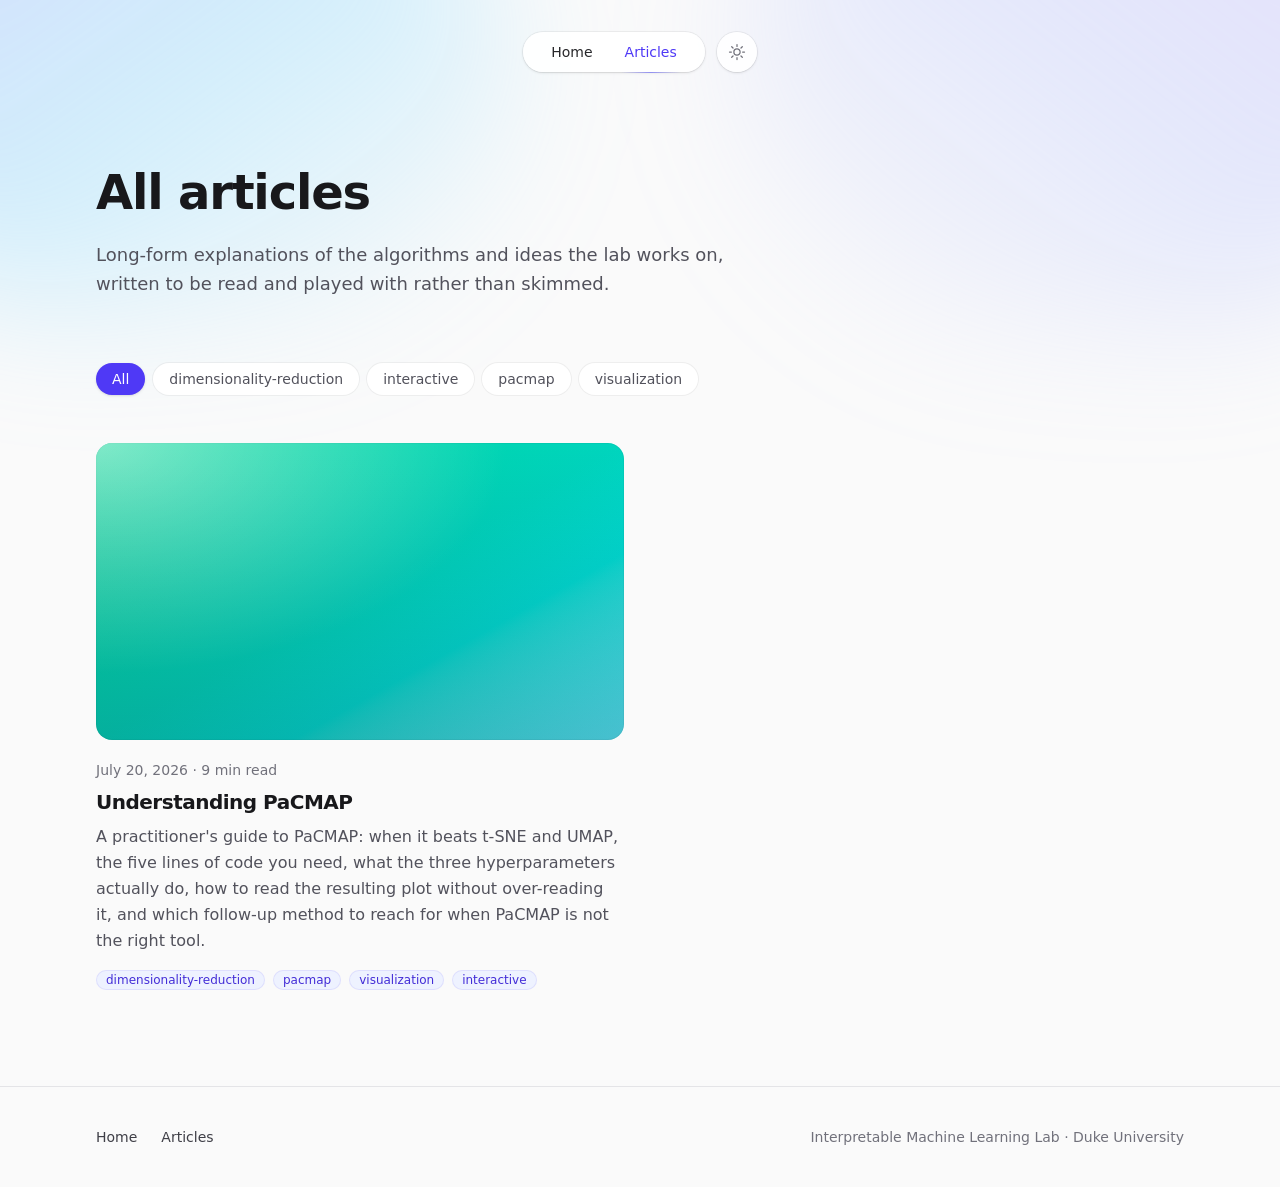
<file: articles/index.html>
<!DOCTYPE html><!--o4ejymJBdiPiDE8WPiJcm--><html lang="en"><head><meta charSet="utf-8"/><meta name="viewport" content="width=device-width, initial-scale=1"/><link rel="stylesheet" href="/_next/static/css/278f75ba32900e50.css" data-precedence="next"/><link rel="preload" as="script" fetchPriority="low" href="/_next/static/chunks/webpack-74c939c87fa0092a.js"/><script src="/_next/static/chunks/4bd1b696-c023c6e3521b1417.js" async=""></script><script src="/_next/static/chunks/255-64e783496c90356a.js" async=""></script><script src="/_next/static/chunks/main-app-1fff531c7bb2194e.js" async=""></script><script src="/_next/static/chunks/619-ba102abea3e3d0e4.js" async=""></script><script src="/_next/static/chunks/app/layout-6fc6176628d630ee.js" async=""></script><script src="/_next/static/chunks/app/page-9be1af3b35a291e3.js" async=""></script><script src="/_next/static/chunks/app/articles/page-4a3c6bef45e28f6a.js" async=""></script><title>Articles | Interpretable ML Lab</title><meta name="description" content="Interactive write-ups from the Interpretable Machine Learning Lab at Duke University: long-form explanations of the algorithms and ideas the lab works on."/><link rel="alternate" type="application/rss+xml" title="Interpretable ML Lab RSS feed" href="https://interpretablemachinelearninglab.github.io/rss.xml"/><meta property="og:title" content="Articles | Interpretable ML Lab"/><meta property="og:description" content="Interactive write-ups from the Interpretable Machine Learning Lab at Duke University."/><meta property="og:url" content="https://interpretablemachinelearninglab.github.io/articles/"/><meta property="og:type" content="website"/><meta name="twitter:card" content="summary_large_image"/><meta name="twitter:title" content="Interpretable Machine Learning Lab"/><meta name="twitter:description" content="Interactive write-ups from the Duke Interpretable Machine Learning Lab, which designs machine learning models whose reasoning processes people can understand: extremely sparse models, interpretable neural networks, interpretable matching methods for causal inference, and dimension reduction for data visualization."/><link rel="icon" href="/icon.svg?57407d4e112508c5" type="image/svg+xml" sizes="any"/><script>(function(){try{var t=localStorage.getItem("theme");var d=t==="dark"||(t!=="light"&&window.matchMedia("(prefers-color-scheme: dark)").matches);document.documentElement.classList.toggle("dark",d)}catch(e){}})();</script><script src="/_next/static/chunks/polyfills-42372ed130431b0a.js" noModule=""></script></head><body class="flex min-h-screen flex-col bg-zinc-50 text-zinc-900 antialiased dark:bg-zinc-900 dark:text-zinc-100"><div hidden=""><!--$--><!--/$--></div><div class="relative flex min-h-screen w-full flex-col overflow-x-clip"><div aria-hidden="true" class="pointer-events-none absolute inset-x-0 top-0 -z-10 h-[36rem] overflow-hidden"><div class="absolute -top-40 -left-40 h-[30rem] w-[42rem] rounded-full bg-linear-to-br from-indigo-300/50 via-sky-300/30 to-transparent blur-3xl dark:from-indigo-500/20 dark:via-sky-500/10"></div><div class="absolute -top-52 -right-40 h-[34rem] w-[44rem] rounded-full bg-linear-to-bl from-violet-300/40 via-indigo-300/25 to-transparent blur-3xl dark:from-violet-500/15 dark:via-indigo-500/10"></div></div><header class="relative z-50 flex justify-center pt-6 sm:pt-8"><div class="flex items-center gap-3"><nav class="hidden rounded-full bg-white/90 px-3 text-sm font-medium text-zinc-800 shadow-sm ring-1 ring-zinc-900/5 backdrop-blur md:block dark:bg-zinc-800/90 dark:text-zinc-200 dark:ring-white/10"><ul class="flex items-center"><li><a class="relative block px-4 py-2.5 transition hover:text-indigo-600 dark:hover:text-indigo-400" href="/">Home</a></li><li><a class="relative block px-4 py-2.5 transition text-indigo-600 dark:text-indigo-400" href="/articles/">Articles<span class="absolute inset-x-3 -bottom-px h-px bg-linear-to-r from-indigo-500/0 via-indigo-500/60 to-indigo-500/0 dark:via-indigo-400/60"></span></a></li></ul></nav><div class="relative md:hidden"><button type="button" aria-expanded="false" aria-controls="mobile-nav" class="flex items-center gap-1.5 rounded-full bg-white/90 px-4 py-2.5 text-sm font-medium text-zinc-800 shadow-sm ring-1 ring-zinc-900/5 backdrop-blur dark:bg-zinc-800/90 dark:text-zinc-200 dark:ring-white/10">Menu<svg viewBox="0 0 16 16" aria-hidden="true" fill="none" stroke="currentColor" stroke-width="1.5" stroke-linecap="round" stroke-linejoin="round" class="h-3.5 w-3.5 text-zinc-500 transition-transform "><path d="m4 6.5 4 4 4-4"></path></svg></button></div><button type="button" aria-label="Toggle dark mode" class="group rounded-full bg-white/90 p-2.5 shadow-sm ring-1 ring-zinc-900/5 backdrop-blur transition dark:bg-zinc-800/90 dark:ring-white/10"><svg viewBox="0 0 24 24" aria-hidden="true" fill="none" stroke="currentColor" stroke-width="1.5" stroke-linecap="round" stroke-linejoin="round" class="h-5 w-5 text-zinc-500 transition group-hover:text-indigo-500 dark:hidden"><path d="M12 3v2.25m6.364.386-1.591 1.591M21 12h-2.25m-.386 6.364-1.591-1.591M12 18.75V21m-4.773-4.227-1.591 1.591M5.25 12H3m4.227-4.773L5.636 5.636M15.75 12a3.75 3.75 0 1 1-7.5 0 3.75 3.75 0 0 1 7.5 0Z"></path></svg><svg viewBox="0 0 24 24" aria-hidden="true" fill="none" stroke="currentColor" stroke-width="1.5" stroke-linecap="round" stroke-linejoin="round" class="hidden h-5 w-5 text-zinc-400 transition group-hover:text-indigo-400 dark:block"><path d="M21.752 15.002A9.72 9.72 0 0 1 18 15.75c-5.385 0-9.75-4.365-9.75-9.75 0-1.33.266-2.597.748-3.752A9.753 9.753 0 0 0 3 11.25C3 16.635 7.365 21 12.75 21a9.753 9.753 0 0 0 9.002-5.998Z"></path></svg></button></div></header><main class="flex-1"><div><div class="mx-auto w-full max-w-5xl xl:max-w-6xl px-5 pt-14 sm:px-6 sm:pt-20 lg:px-8 lg:pt-24 "><header class="max-w-2xl"><h1 class="text-4xl font-bold tracking-tight text-zinc-900 sm:text-5xl dark:text-zinc-100">All articles</h1><p class="mt-6 text-base leading-relaxed sm:text-lg sm:leading-relaxed text-zinc-600 dark:text-zinc-400">Long-form explanations of the algorithms and ideas the lab works on, written to be read and played with rather than skimmed.</p></header><div class="mt-14 sm:mt-16"><div><div role="group" aria-label="Filter articles by tag" class="flex flex-wrap gap-2"><button type="button" aria-pressed="true" class="rounded-full px-4 py-1.5 text-sm font-medium transition cursor-pointer bg-indigo-600 text-white shadow-sm dark:bg-indigo-500">All</button><button type="button" aria-pressed="false" class="rounded-full px-4 py-1.5 text-sm font-medium transition cursor-pointer bg-white text-zinc-600 ring-1 ring-zinc-900/5 hover:text-indigo-600 hover:ring-indigo-500/30 dark:bg-zinc-800/60 dark:text-zinc-300 dark:ring-white/10 dark:hover:text-indigo-400">dimensionality-reduction</button><button type="button" aria-pressed="false" class="rounded-full px-4 py-1.5 text-sm font-medium transition cursor-pointer bg-white text-zinc-600 ring-1 ring-zinc-900/5 hover:text-indigo-600 hover:ring-indigo-500/30 dark:bg-zinc-800/60 dark:text-zinc-300 dark:ring-white/10 dark:hover:text-indigo-400">interactive</button><button type="button" aria-pressed="false" class="rounded-full px-4 py-1.5 text-sm font-medium transition cursor-pointer bg-white text-zinc-600 ring-1 ring-zinc-900/5 hover:text-indigo-600 hover:ring-indigo-500/30 dark:bg-zinc-800/60 dark:text-zinc-300 dark:ring-white/10 dark:hover:text-indigo-400">pacmap</button><button type="button" aria-pressed="false" class="rounded-full px-4 py-1.5 text-sm font-medium transition cursor-pointer bg-white text-zinc-600 ring-1 ring-zinc-900/5 hover:text-indigo-600 hover:ring-indigo-500/30 dark:bg-zinc-800/60 dark:text-zinc-300 dark:ring-white/10 dark:hover:text-indigo-400">visualization</button></div><div class="mt-12 grid grid-cols-1 gap-x-8 gap-y-14 sm:grid-cols-2"><article class="group relative flex flex-col"><div aria-hidden="true" class="relative overflow-hidden rounded-2xl ring-1 ring-zinc-900/5 ring-inset dark:ring-white/10 bg-linear-to-br from-emerald-400 via-teal-400 to-cyan-300 aspect-16/9 w-full transition duration-300 group-hover:scale-[1.015] group-hover:shadow-lg group-hover:shadow-indigo-500/10"><div class="absolute inset-0 bg-[radial-gradient(ellipse_at_top_left,rgba(255,255,255,0.5),transparent_55%)] dark:bg-[radial-gradient(ellipse_at_top_left,rgba(255,255,255,0.25),transparent_55%)]"></div><div class="absolute inset-0 bg-linear-to-t from-zinc-900/20 to-transparent"></div></div><div class="mt-5 flex flex-1 flex-col"><time dateTime="2026-07-20" class="text-sm text-zinc-500 dark:text-zinc-400">July 20, 2026<!-- --> · <!-- -->9<!-- --> min read</time><h3 class="mt-2 text-lg font-semibold tracking-tight text-zinc-900 sm:text-xl dark:text-zinc-100"><a class="after:absolute after:inset-0" href="/articles/understanding-pacmap/"><span class="transition group-hover:text-indigo-600 dark:group-hover:text-indigo-400">Understanding PaCMAP</span></a></h3><p class="mt-2 text-sm leading-relaxed text-zinc-600 sm:text-base dark:text-zinc-400">A practitioner&#x27;s guide to PaCMAP: when it beats t-SNE and UMAP, the five lines of code you need, what the three hyperparameters actually do, how to read the resulting plot without over-reading it, and which follow-up method to reach for when PaCMAP is not the right tool.</p><div class="mt-4 flex flex-wrap gap-2"><span class="inline-flex items-center rounded-full bg-indigo-50 px-2.5 py-0.5 text-xs font-medium text-indigo-700 ring-1 ring-indigo-600/10 ring-inset dark:bg-indigo-500/10 dark:text-indigo-300 dark:ring-indigo-400/20">dimensionality-reduction</span><span class="inline-flex items-center rounded-full bg-indigo-50 px-2.5 py-0.5 text-xs font-medium text-indigo-700 ring-1 ring-indigo-600/10 ring-inset dark:bg-indigo-500/10 dark:text-indigo-300 dark:ring-indigo-400/20">pacmap</span><span class="inline-flex items-center rounded-full bg-indigo-50 px-2.5 py-0.5 text-xs font-medium text-indigo-700 ring-1 ring-indigo-600/10 ring-inset dark:bg-indigo-500/10 dark:text-indigo-300 dark:ring-indigo-400/20">visualization</span><span class="inline-flex items-center rounded-full bg-indigo-50 px-2.5 py-0.5 text-xs font-medium text-indigo-700 ring-1 ring-indigo-600/10 ring-inset dark:bg-indigo-500/10 dark:text-indigo-300 dark:ring-indigo-400/20">interactive</span></div></div></article></div></div></div></div></div><!--$--><!--/$--></main><footer class="mt-24 border-t border-zinc-200 dark:border-zinc-800"><div class="mx-auto flex max-w-5xl flex-col items-center gap-6 px-5 py-10 sm:flex-row sm:justify-between sm:px-6 lg:px-8 xl:max-w-6xl"><nav aria-label="Footer"><ul class="flex items-center gap-6 text-sm font-medium text-zinc-700 dark:text-zinc-300"><li><a class="transition hover:text-indigo-600 dark:hover:text-indigo-400" href="/">Home</a></li><li><a class="transition hover:text-indigo-600 dark:hover:text-indigo-400" href="/articles/">Articles</a></li></ul></nav><div class="flex max-w-md flex-col items-center gap-1 text-sm text-zinc-500 sm:items-end sm:text-right dark:text-zinc-400"><p>Interpretable Machine Learning Lab<!-- --> · Duke University</p></div></div></footer></div><script src="/_next/static/chunks/webpack-74c939c87fa0092a.js" id="_R_" async=""></script><script>(self.__next_f=self.__next_f||[]).push([0])</script><script>self.__next_f.push([1,"1:\"$Sreact.fragment\"\n2:I[827,[\"619\",\"static/chunks/619-ba102abea3e3d0e4.js\",\"177\",\"static/chunks/app/layout-6fc6176628d630ee.js\"],\"Header\"]\n3:I[9766,[],\"\"]\n4:I[8924,[],\"\"]\n5:I[2619,[\"619\",\"static/chunks/619-ba102abea3e3d0e4.js\",\"974\",\"static/chunks/app/page-9be1af3b35a291e3.js\"],\"\"]\na:I[7150,[],\"\"]\n:HL[\"/_next/static/css/278f75ba32900e50.css\",\"style\"]\n"])</script><script>self.__next_f.push([1,"0:{\"P\":null,\"b\":\"o4ejymJBdiPiDE8WPiJcm\",\"p\":\"\",\"c\":[\"\",\"articles\",\"\"],\"i\":false,\"f\":[[[\"\",{\"children\":[\"articles\",{\"children\":[\"__PAGE__\",{}]}]},\"$undefined\",\"$undefined\",true],[\"\",[\"$\",\"$1\",\"c\",{\"children\":[[[\"$\",\"link\",\"0\",{\"rel\":\"stylesheet\",\"href\":\"/_next/static/css/278f75ba32900e50.css\",\"precedence\":\"next\",\"crossOrigin\":\"$undefined\",\"nonce\":\"$undefined\"}]],[\"$\",\"html\",null,{\"lang\":\"en\",\"suppressHydrationWarning\":true,\"children\":[[\"$\",\"head\",null,{\"children\":[\"$\",\"script\",null,{\"dangerouslySetInnerHTML\":{\"__html\":\"(function(){try{var t=localStorage.getItem(\\\"theme\\\");var d=t===\\\"dark\\\"||(t!==\\\"light\\\"\u0026\u0026window.matchMedia(\\\"(prefers-color-scheme: dark)\\\").matches);document.documentElement.classList.toggle(\\\"dark\\\",d)}catch(e){}})();\"}}]}],[\"$\",\"body\",null,{\"className\":\"flex min-h-screen flex-col bg-zinc-50 text-zinc-900 antialiased dark:bg-zinc-900 dark:text-zinc-100\",\"children\":[\"$\",\"div\",null,{\"className\":\"relative flex min-h-screen w-full flex-col overflow-x-clip\",\"children\":[[\"$\",\"div\",null,{\"aria-hidden\":\"true\",\"className\":\"pointer-events-none absolute inset-x-0 top-0 -z-10 h-[36rem] overflow-hidden\",\"children\":[[\"$\",\"div\",null,{\"className\":\"absolute -top-40 -left-40 h-[30rem] w-[42rem] rounded-full bg-linear-to-br from-indigo-300/50 via-sky-300/30 to-transparent blur-3xl dark:from-indigo-500/20 dark:via-sky-500/10\"}],[\"$\",\"div\",null,{\"className\":\"absolute -top-52 -right-40 h-[34rem] w-[44rem] rounded-full bg-linear-to-bl from-violet-300/40 via-indigo-300/25 to-transparent blur-3xl dark:from-violet-500/15 dark:via-indigo-500/10\"}]]}],[\"$\",\"$L2\",null,{}],[\"$\",\"main\",null,{\"className\":\"flex-1\",\"children\":[\"$\",\"$L3\",null,{\"parallelRouterKey\":\"children\",\"error\":\"$undefined\",\"errorStyles\":\"$undefined\",\"errorScripts\":\"$undefined\",\"template\":[\"$\",\"$L4\",null,{}],\"templateStyles\":\"$undefined\",\"templateScripts\":\"$undefined\",\"notFound\":[[\"$\",\"div\",null,{\"children\":[\"$\",\"div\",null,{\"className\":\"mx-auto w-full max-w-2xl lg:max-w-3xl px-5 pt-14 sm:px-6 sm:pt-20 lg:px-8 lg:pt-24 flex flex-col items-start\",\"children\":[[\"$\",\"p\",null,{\"className\":\"text-sm font-semibold text-indigo-600 dark:text-indigo-400\",\"children\":\"404\"}],[\"$\",\"h1\",null,{\"className\":\"mt-3 text-4xl font-bold tracking-tight text-zinc-900 sm:text-5xl dark:text-zinc-100\",\"children\":\"Lost among the stars.\"}],[\"$\",\"p\",null,{\"className\":\"mt-6 text-base leading-relaxed sm:text-lg sm:leading-relaxed text-zinc-600 dark:text-zinc-400\",\"children\":\"The page you're looking for doesn't exist. It may have moved, or the link was mistyped.\"}],[\"$\",\"$L5\",null,{\"href\":\"/\",\"className\":\"mt-8 rounded-full bg-indigo-600 px-5 py-2.5 text-sm font-semibold text-white shadow-sm transition hover:bg-indigo-500 dark:bg-indigo-500 dark:hover:bg-indigo-400\",\"children\":\"Back to home\"}]]}]}],[]],\"forbidden\":\"$undefined\",\"unauthorized\":\"$undefined\"}]}],[\"$\",\"footer\",null,{\"className\":\"mt-24 border-t border-zinc-200 dark:border-zinc-800\",\"children\":[\"$\",\"div\",null,{\"className\":\"mx-auto flex max-w-5xl flex-col items-center gap-6 px-5 py-10 sm:flex-row sm:justify-between sm:px-6 lg:px-8 xl:max-w-6xl\",\"children\":[[\"$\",\"nav\",null,{\"aria-label\":\"Footer\",\"children\":[\"$\",\"ul\",null,{\"className\":\"flex items-center gap-6 text-sm font-medium text-zinc-700 dark:text-zinc-300\",\"children\":[[\"$\",\"li\",\"/\",{\"children\":[\"$\",\"$L5\",null,{\"href\":\"/\",\"className\":\"transition hover:text-indigo-600 dark:hover:text-indigo-400\",\"children\":\"Home\"}]}],[\"$\",\"li\",\"/articles\",{\"children\":[\"$\",\"$L5\",null,{\"href\":\"/articles\",\"className\":\"transition hover:text-indigo-600 dark:hover:text-indigo-400\",\"children\":\"Articles\"}]}]]}]}],[\"$\",\"div\",null,{\"className\":\"flex max-w-md flex-col items-center gap-1 text-sm text-zinc-500 sm:items-end sm:text-right dark:text-zinc-400\",\"children\":[\"$\",\"p\",null,{\"children\":[\"Interpretable Machine Learning Lab\",\" · Duke University\"]}]}]]}]}]]}]}]]}]]}],{\"children\":[\"articles\",[\"$\",\"$1\",\"c\",{\"children\":[null,[\"$\",\"$L3\",null,{\"parallelRouterKey\":\"children\",\"error\":\"$undefined\",\"errorStyles\":\"$undefined\",\"errorScripts\":\"$undefined\",\"template\":[\"$\",\"$L4\",null,{}],\"templateStyles\":\"$undefined\",\"templateScripts\":\"$undefined\",\"notFound\":\"$undefined\",\"forbidden\":\"$undefined\",\"unauthorized\":\"$undefined\"}]]}],{\"children\":[\"__PAGE__\",[\"$\",\"$1\",\"c\",{\"children\":[[\"$\",\"div\",null,{\"children\":[\"$\",\"div\",null,{\"className\":\"mx-auto w-full max-w-5xl xl:max-w-6xl px-5 pt-14 sm:px-6 sm:pt-20 lg:px-8 lg:pt-24 \",\"children\":[\"$L6\",\"$L7\"]}]}],null,\"$L8\"]}],{},null,false]},null,false]},null,false],\"$L9\",false]],\"m\":\"$undefined\",\"G\":[\"$a\",[]],\"s\":false,\"S\":true}\n"])</script><script>self.__next_f.push([1,"b:I[8690,[\"619\",\"static/chunks/619-ba102abea3e3d0e4.js\",\"292\",\"static/chunks/app/articles/page-4a3c6bef45e28f6a.js\"],\"ArticleGrid\"]\nc:I[4431,[],\"OutletBoundary\"]\ne:I[5278,[],\"AsyncMetadataOutlet\"]\n10:I[4431,[],\"ViewportBoundary\"]\n12:I[4431,[],\"MetadataBoundary\"]\n13:\"$Sreact.suspense\"\n6:[\"$\",\"header\",null,{\"className\":\"max-w-2xl\",\"children\":[[\"$\",\"h1\",null,{\"className\":\"text-4xl font-bold tracking-tight text-zinc-900 sm:text-5xl dark:text-zinc-100\",\"children\":\"All articles\"}],[\"$\",\"p\",null,{\"className\":\"mt-6 text-base leading-relaxed sm:text-lg sm:leading-relaxed text-zinc-600 dark:text-zinc-400\",\"children\":\"Long-form explanations of the algorithms and ideas the lab works on, written to be read and played with rather than skimmed.\"}]]}]\n7:[\"$\",\"div\",null,{\"className\":\"mt-14 sm:mt-16\",\"children\":[\"$\",\"$Lb\",null,{\"posts\":[{\"slug\":\"understanding-pacmap\",\"title\":\"Understanding PaCMAP\",\"date\":\"2026-07-20\",\"excerpt\":\"A practitioner's guide to PaCMAP: when it beats t-SNE and UMAP, the five lines of code you need, what the three hyperparameters actually do, how to read the resulting plot without over-reading it, and which follow-up method to reach for when PaCMAP is not the right tool.\",\"tags\":[\"dimensionality-reduction\",\"pacmap\",\"visualization\",\"interactive\"],\"readingTime\":9}],\"tags\":[\"dimensionality-reduction\",\"interactive\",\"pacmap\",\"visualization\"]}]}]\n8:[\"$\",\"$Lc\",null,{\"children\":[\"$Ld\",[\"$\",\"$Le\",null,{\"promise\":\"$@f\"}]]}]\n9:[\"$\",\"$1\",\"h\",{\"children\":[null,[[\"$\",\"$L10\",null,{\"children\":\"$L11\"}],null],[\"$\",\"$L12\",null,{\"children\":[\"$\",\"div\",null,{\"hidden\":true,\"children\":[\"$\",\"$13\",null,{\"fallback\":null,\"children\":\"$L14\"}]}]}]]}]\n"])</script><script>self.__next_f.push([1,"11:[[\"$\",\"meta\",\"0\",{\"charSet\":\"utf-8\"}],[\"$\",\"meta\",\"1\",{\"name\":\"viewport\",\"content\":\"width=device-width, initial-scale=1\"}]]\nd:null\n"])</script><script>self.__next_f.push([1,"15:I[622,[],\"IconMark\"]\n"])</script><script>self.__next_f.push([1,"f:{\"metadata\":[[\"$\",\"title\",\"0\",{\"children\":\"Articles | Interpretable ML Lab\"}],[\"$\",\"meta\",\"1\",{\"name\":\"description\",\"content\":\"Interactive write-ups from the Interpretable Machine Learning Lab at Duke University: long-form explanations of the algorithms and ideas the lab works on.\"}],[\"$\",\"link\",\"2\",{\"rel\":\"alternate\",\"type\":\"application/rss+xml\",\"title\":\"Interpretable ML Lab RSS feed\",\"href\":\"https://interpretablemachinelearninglab.github.io/rss.xml\"}],[\"$\",\"meta\",\"3\",{\"property\":\"og:title\",\"content\":\"Articles | Interpretable ML Lab\"}],[\"$\",\"meta\",\"4\",{\"property\":\"og:description\",\"content\":\"Interactive write-ups from the Interpretable Machine Learning Lab at Duke University.\"}],[\"$\",\"meta\",\"5\",{\"property\":\"og:url\",\"content\":\"https://interpretablemachinelearninglab.github.io/articles/\"}],[\"$\",\"meta\",\"6\",{\"property\":\"og:type\",\"content\":\"website\"}],[\"$\",\"meta\",\"7\",{\"name\":\"twitter:card\",\"content\":\"summary_large_image\"}],[\"$\",\"meta\",\"8\",{\"name\":\"twitter:title\",\"content\":\"Interpretable Machine Learning Lab\"}],[\"$\",\"meta\",\"9\",{\"name\":\"twitter:description\",\"content\":\"Interactive write-ups from the Duke Interpretable Machine Learning Lab, which designs machine learning models whose reasoning processes people can understand: extremely sparse models, interpretable neural networks, interpretable matching methods for causal inference, and dimension reduction for data visualization.\"}],[\"$\",\"link\",\"10\",{\"rel\":\"icon\",\"href\":\"/icon.svg?57407d4e112508c5\",\"type\":\"image/svg+xml\",\"sizes\":\"any\"}],[\"$\",\"$L15\",\"11\",{}]],\"error\":null,\"digest\":\"$undefined\"}\n"])</script><script>self.__next_f.push([1,"14:\"$f:metadata\"\n"])</script></body></html>
</file>
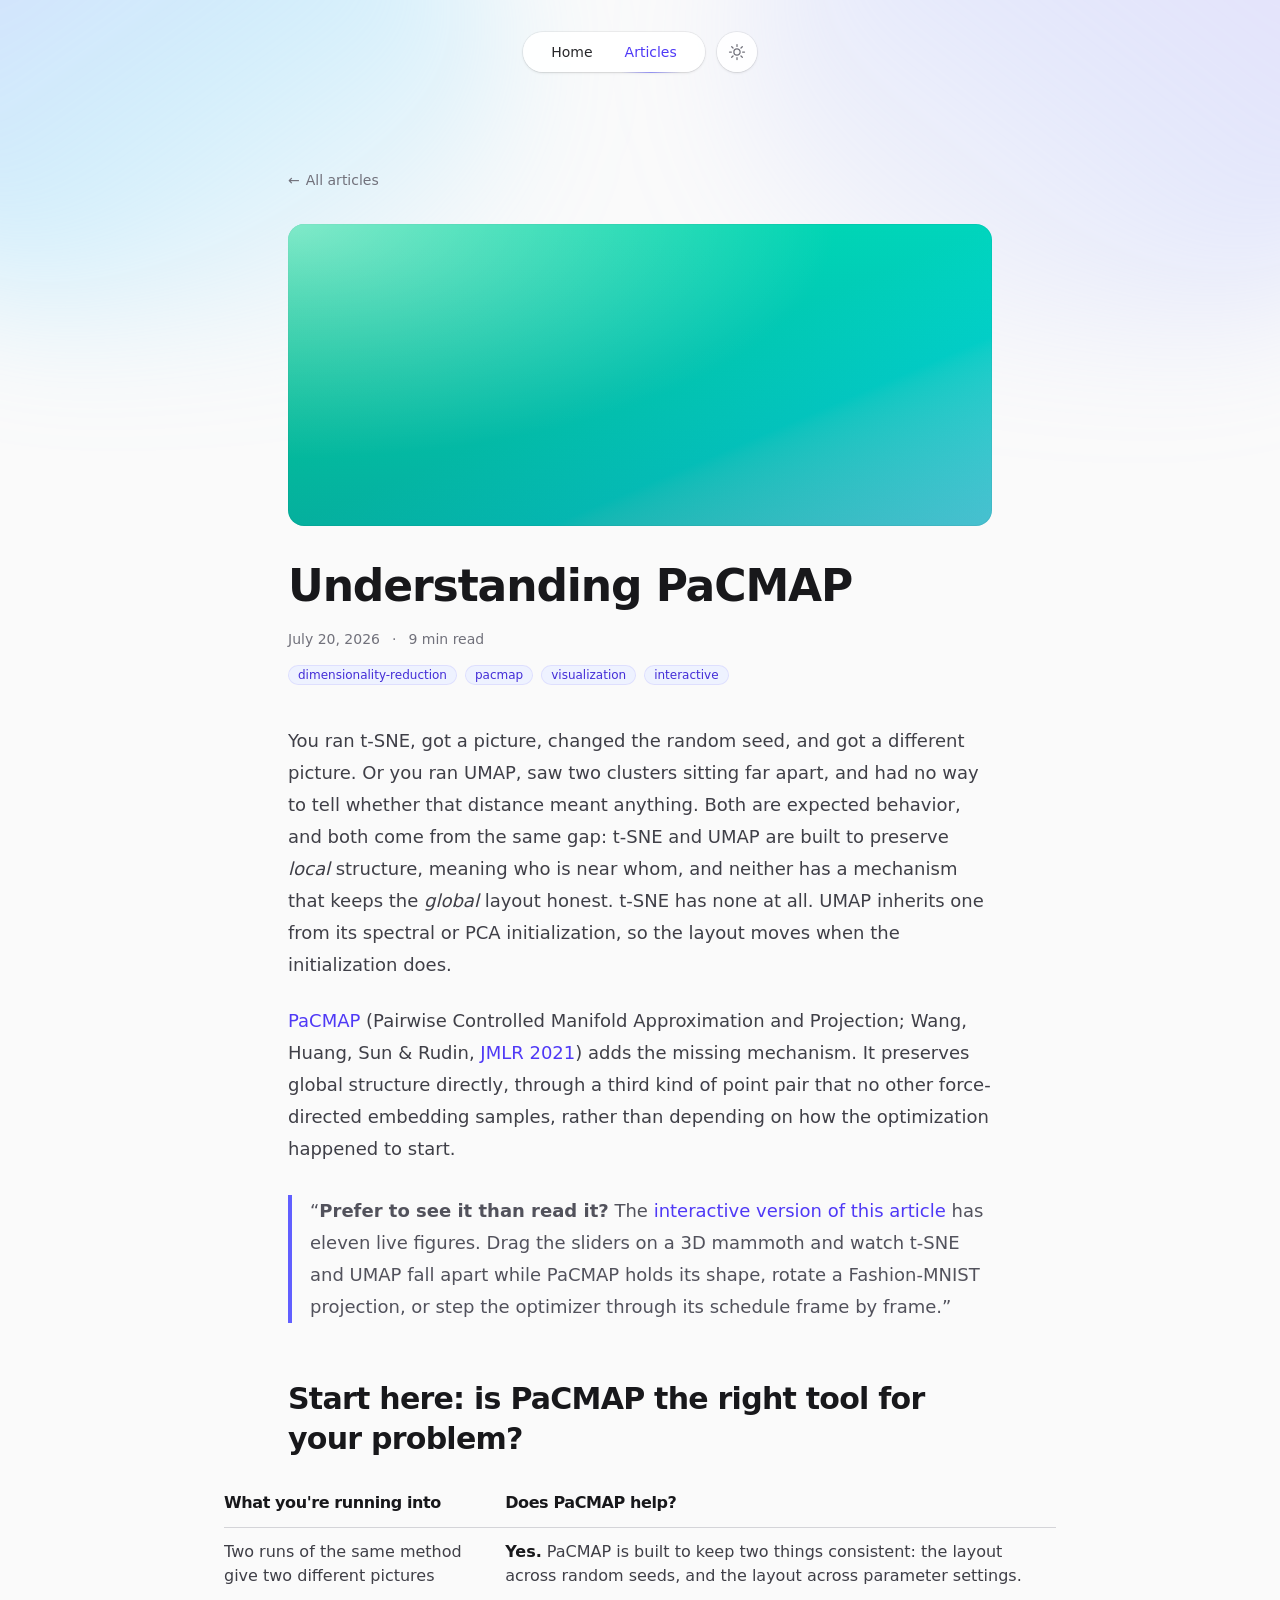
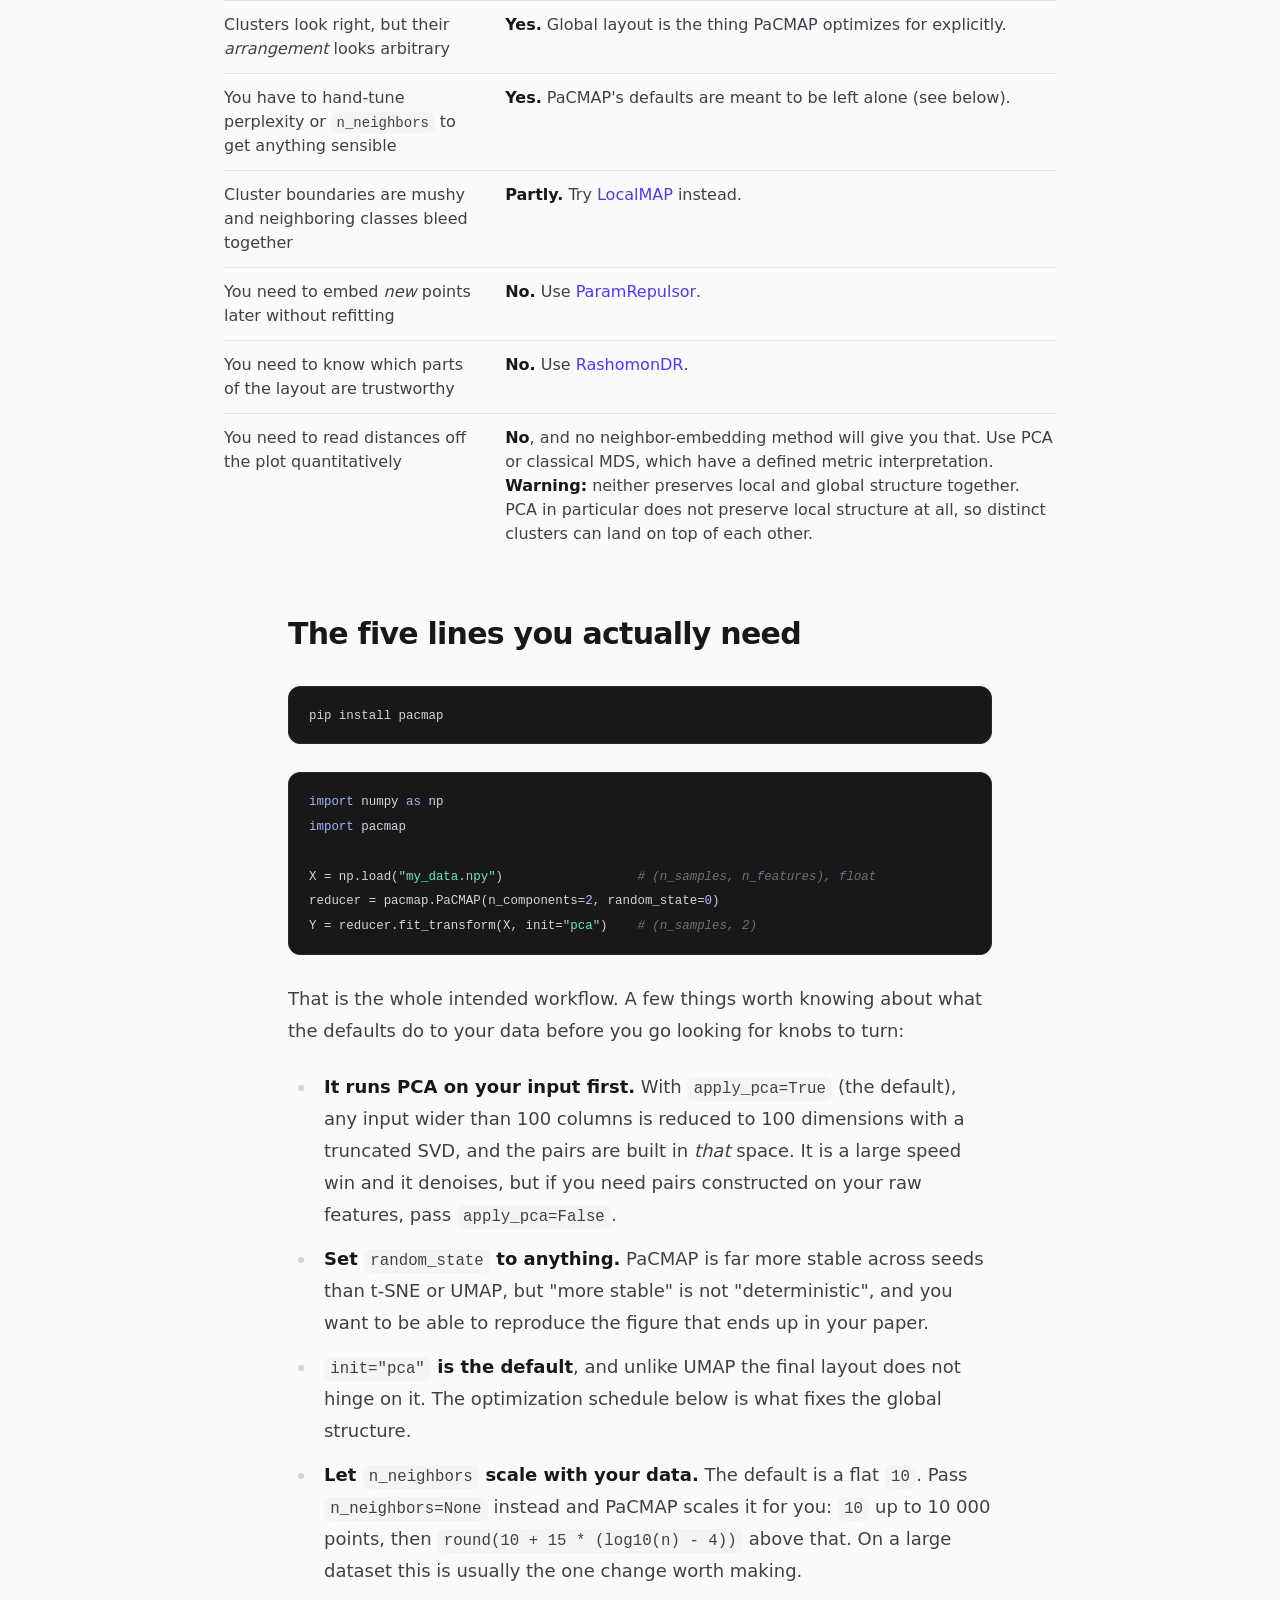
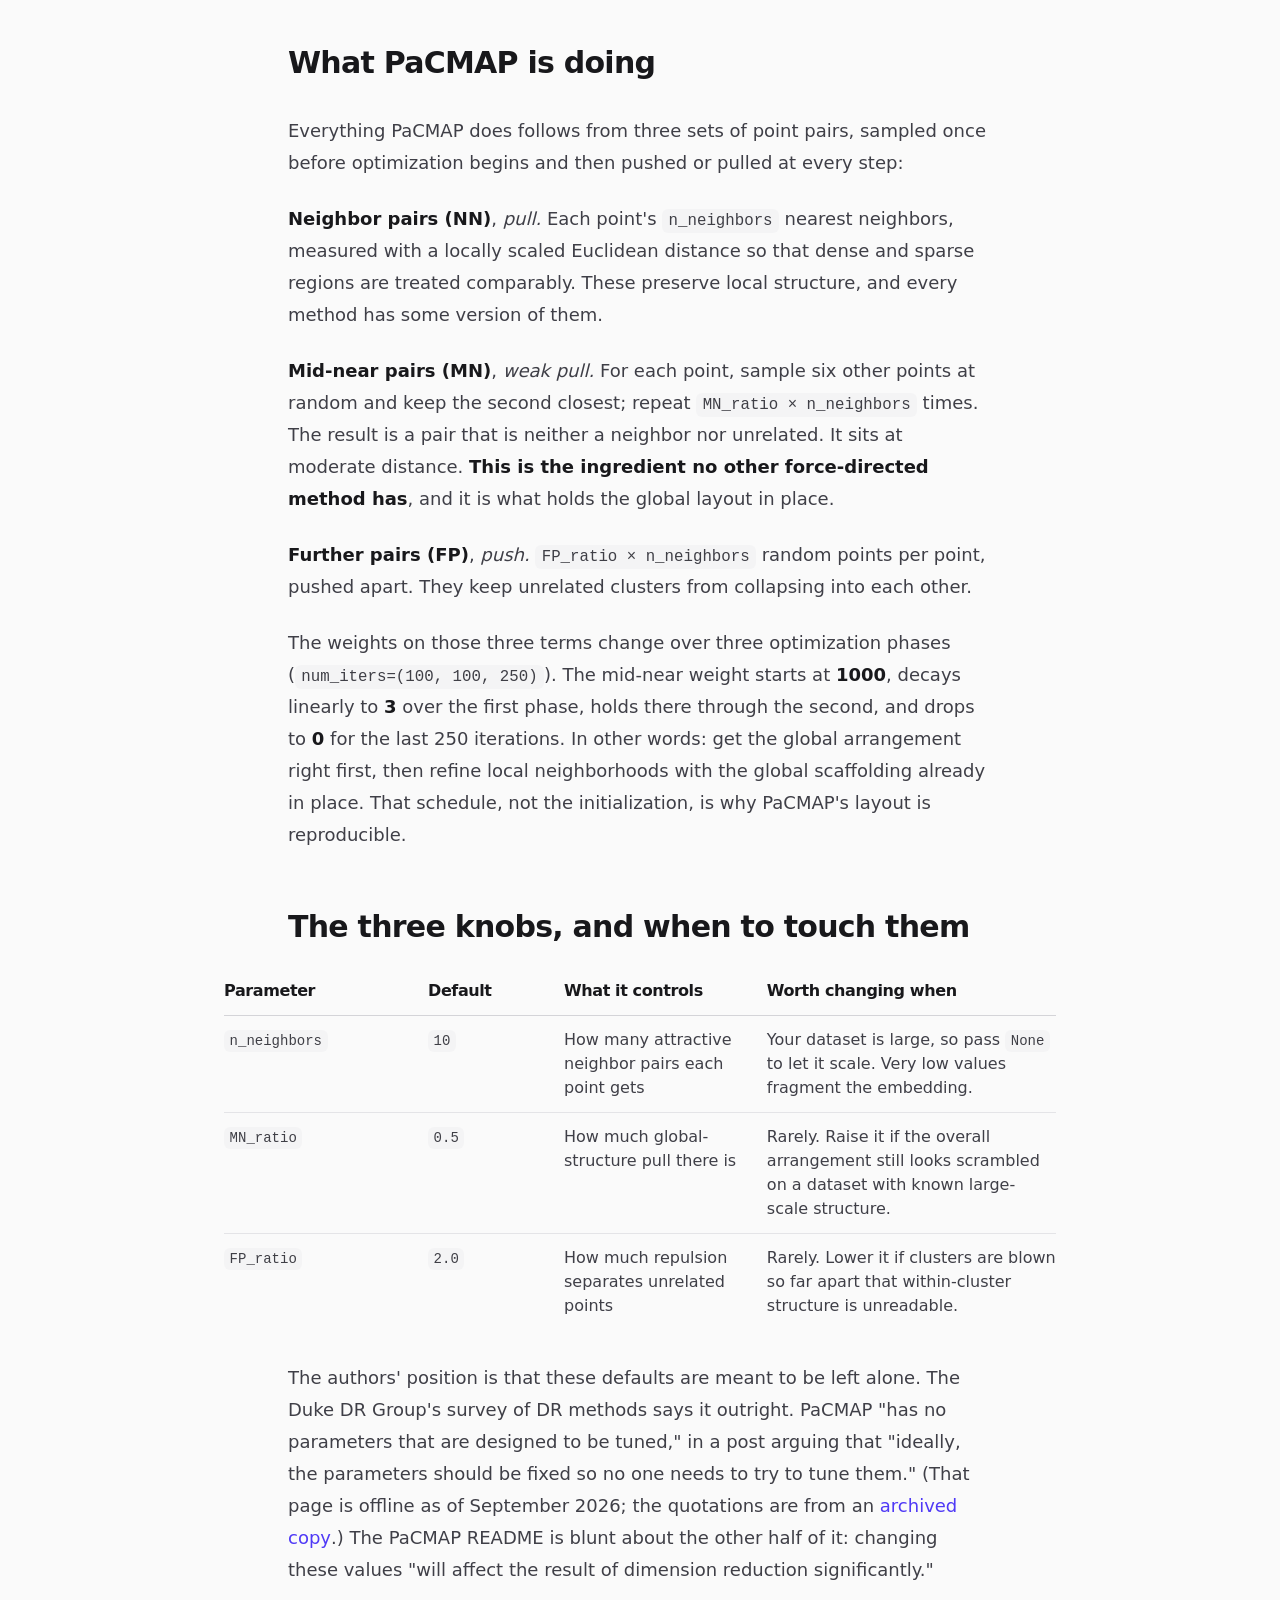
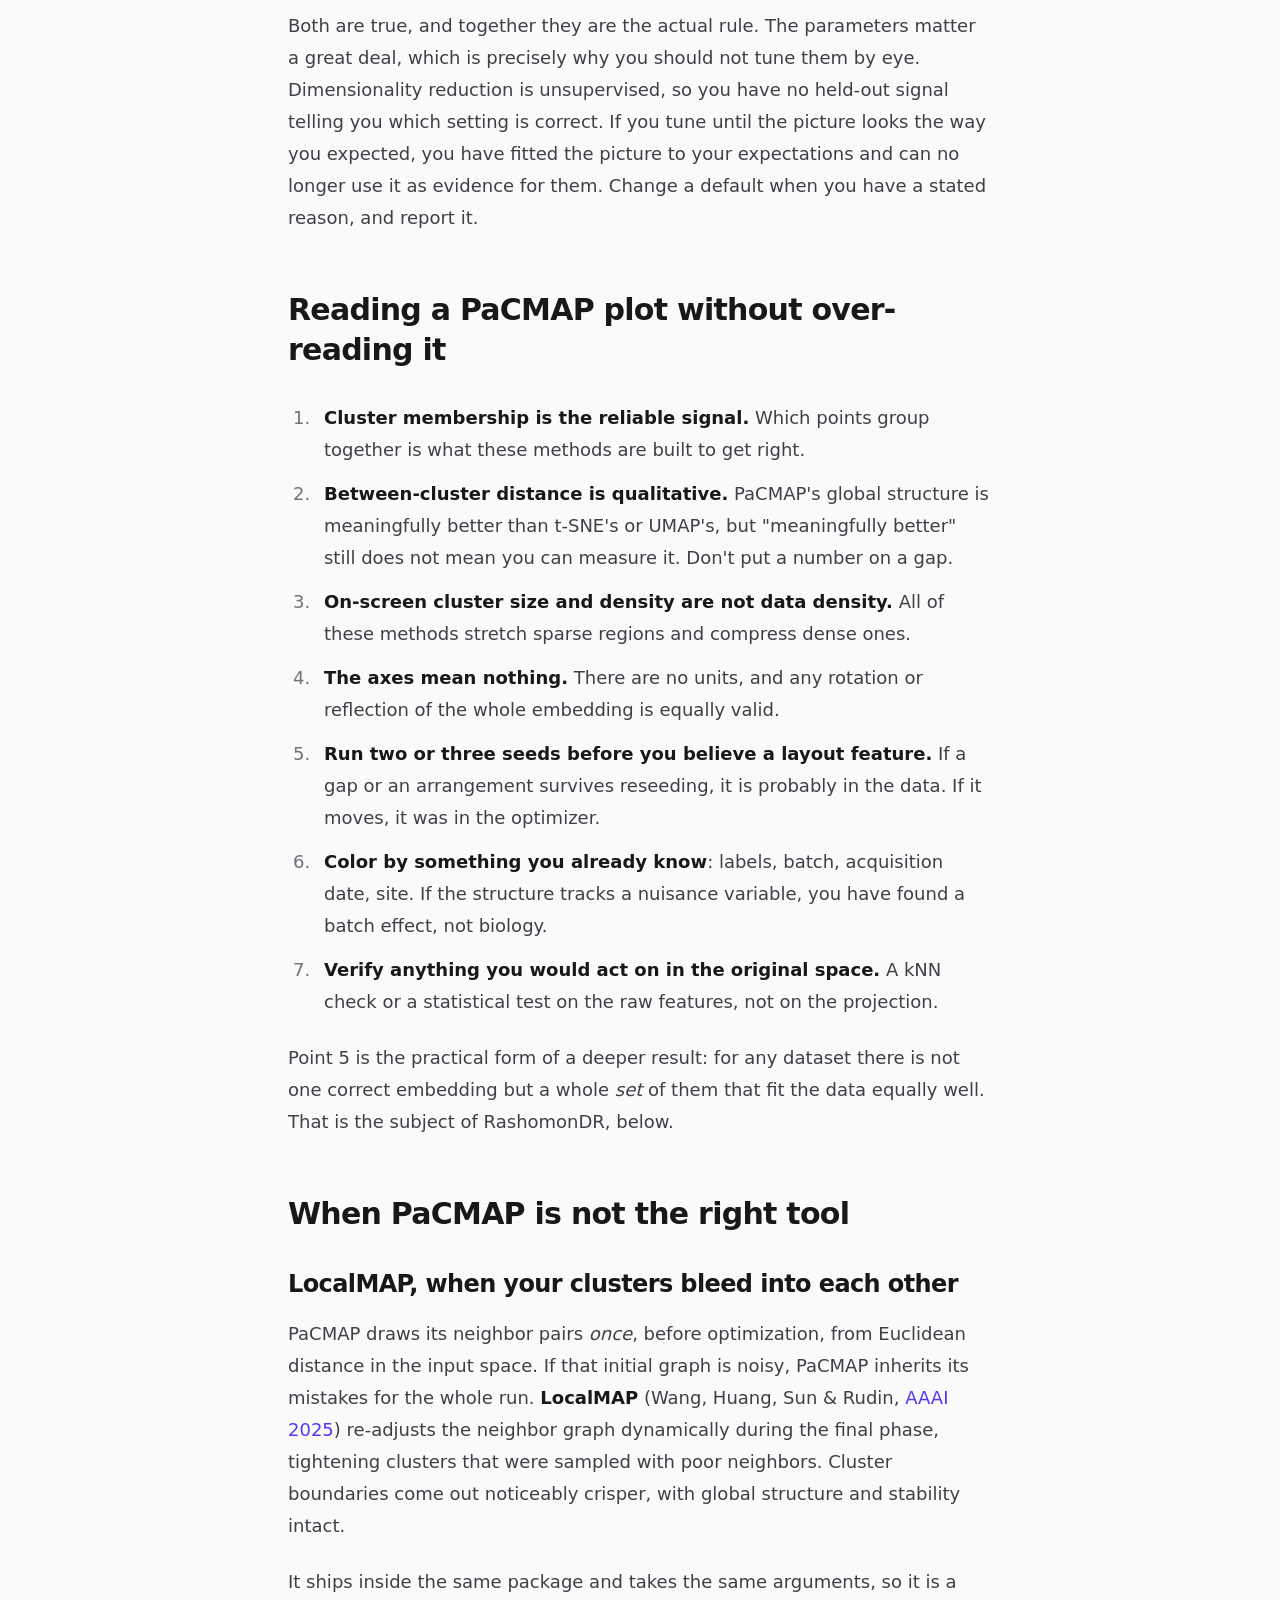
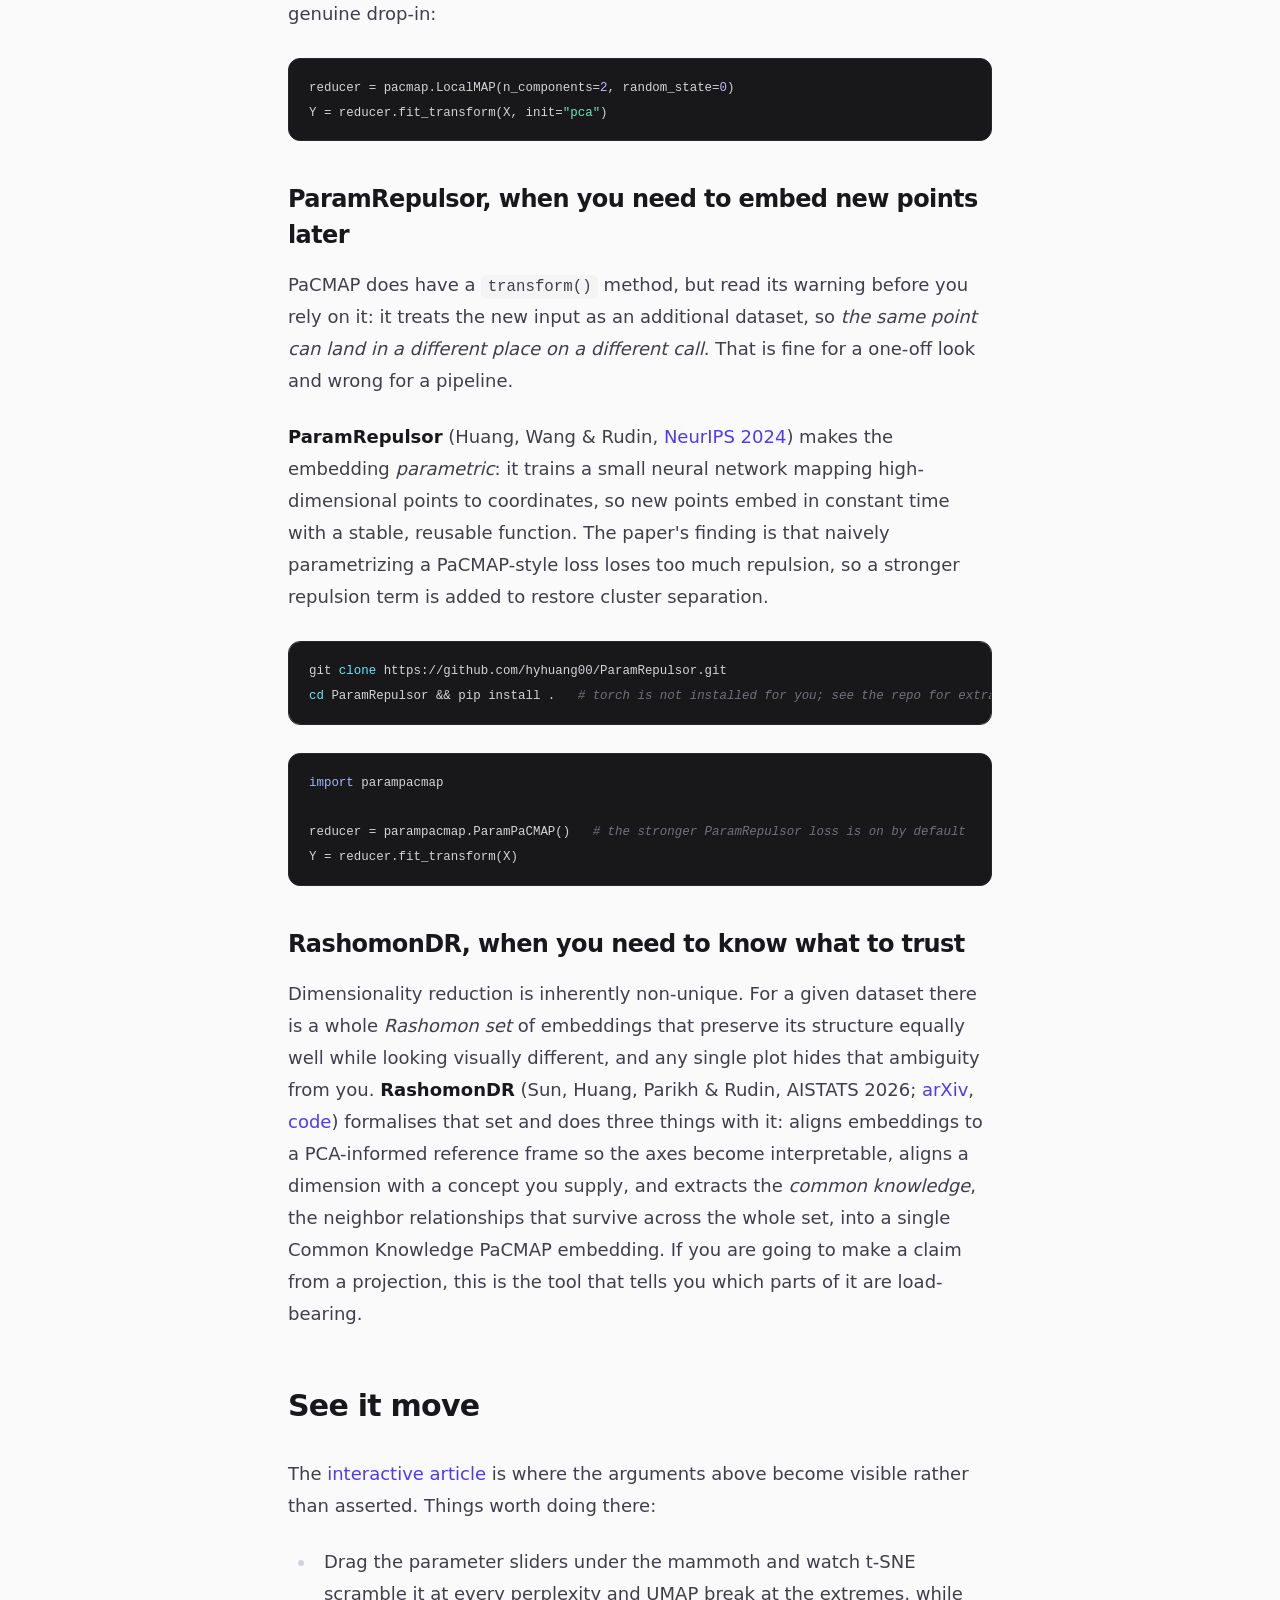
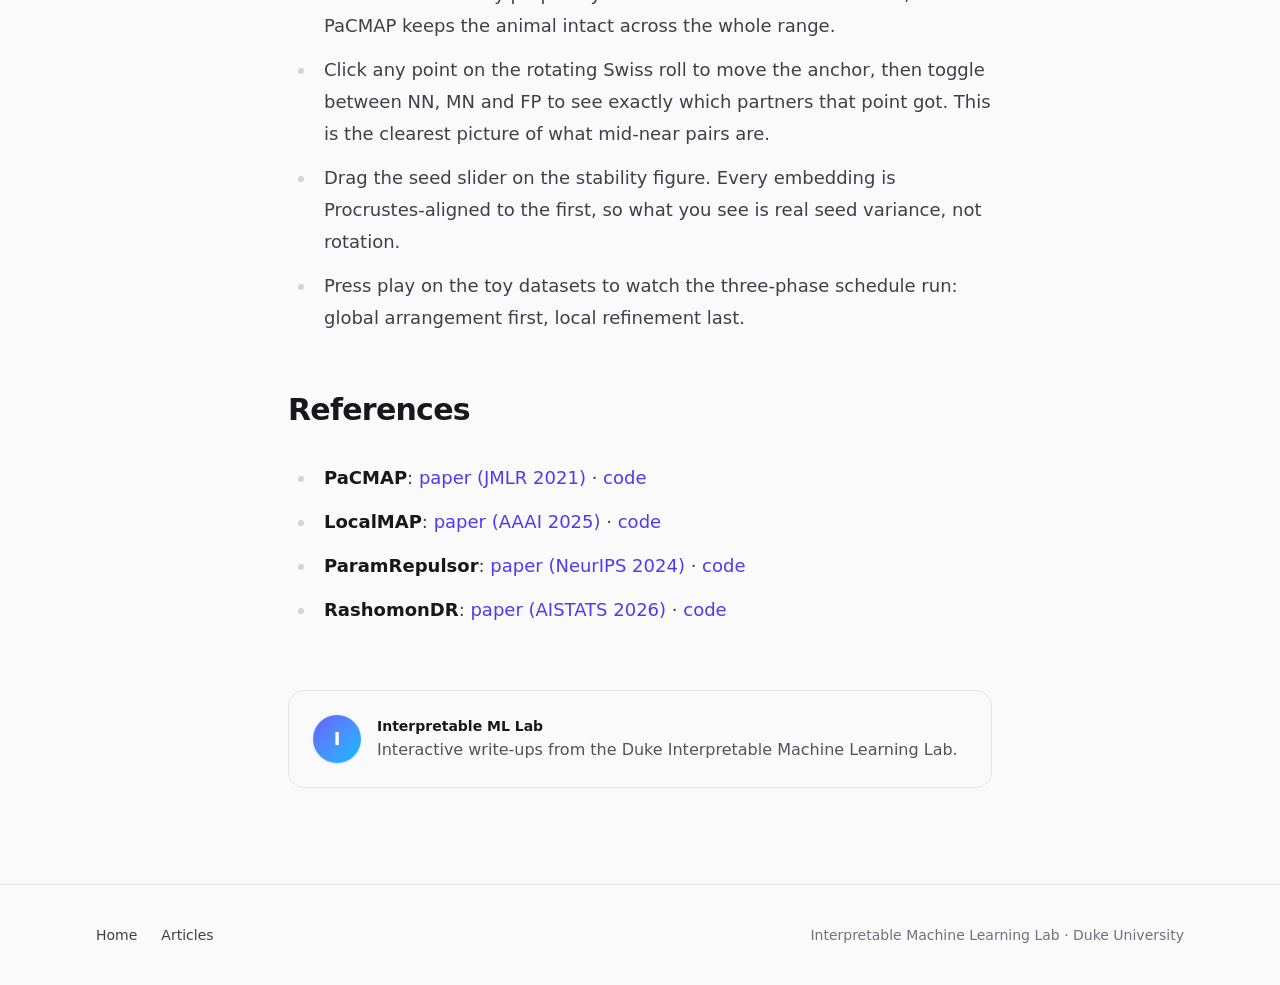
<file: articles/understanding-pacmap/index.html>
<!DOCTYPE html><!--o4ejymJBdiPiDE8WPiJcm--><html lang="en"><head><meta charSet="utf-8"/><meta name="viewport" content="width=device-width, initial-scale=1"/><link rel="stylesheet" href="/_next/static/css/278f75ba32900e50.css" data-precedence="next"/><link rel="preload" as="script" fetchPriority="low" href="/_next/static/chunks/webpack-74c939c87fa0092a.js"/><script src="/_next/static/chunks/4bd1b696-c023c6e3521b1417.js" async=""></script><script src="/_next/static/chunks/255-64e783496c90356a.js" async=""></script><script src="/_next/static/chunks/main-app-1fff531c7bb2194e.js" async=""></script><script src="/_next/static/chunks/619-ba102abea3e3d0e4.js" async=""></script><script src="/_next/static/chunks/app/layout-6fc6176628d630ee.js" async=""></script><script src="/_next/static/chunks/app/articles/%5Bslug%5D/page-12cbf89d44286a89.js" async=""></script><title>Understanding PaCMAP | Interpretable ML Lab</title><meta name="description" content="A practitioner&#x27;s guide to PaCMAP: when it beats t-SNE and UMAP, the five lines of code you need, what the three hyperparameters actually do, how to read the resulting plot without over-reading it, and which follow-up method to reach for when PaCMAP is not the right tool."/><link rel="alternate" type="application/rss+xml" title="Interpretable ML Lab RSS feed" href="https://interpretablemachinelearninglab.github.io/rss.xml"/><meta property="og:title" content="Understanding PaCMAP"/><meta property="og:description" content="A practitioner&#x27;s guide to PaCMAP: when it beats t-SNE and UMAP, the five lines of code you need, what the three hyperparameters actually do, how to read the resulting plot without over-reading it, and which follow-up method to reach for when PaCMAP is not the right tool."/><meta property="og:url" content="https://interpretablemachinelearninglab.github.io/articles/understanding-pacmap/"/><meta property="og:type" content="article"/><meta property="article:published_time" content="2026-07-20"/><meta property="article:author" content="Interpretable ML Lab"/><meta property="article:tag" content="dimensionality-reduction"/><meta property="article:tag" content="pacmap"/><meta property="article:tag" content="visualization"/><meta property="article:tag" content="interactive"/><meta name="twitter:card" content="summary_large_image"/><meta name="twitter:title" content="Understanding PaCMAP"/><meta name="twitter:description" content="A practitioner&#x27;s guide to PaCMAP: when it beats t-SNE and UMAP, the five lines of code you need, what the three hyperparameters actually do, how to read the resulting plot without over-reading it, and which follow-up method to reach for when PaCMAP is not the right tool."/><link rel="icon" href="/icon.svg?57407d4e112508c5" type="image/svg+xml" sizes="any"/><script>(function(){try{var t=localStorage.getItem("theme");var d=t==="dark"||(t!=="light"&&window.matchMedia("(prefers-color-scheme: dark)").matches);document.documentElement.classList.toggle("dark",d)}catch(e){}})();</script><script src="/_next/static/chunks/polyfills-42372ed130431b0a.js" noModule=""></script></head><body class="flex min-h-screen flex-col bg-zinc-50 text-zinc-900 antialiased dark:bg-zinc-900 dark:text-zinc-100"><div hidden=""><!--$--><!--/$--></div><div class="relative flex min-h-screen w-full flex-col overflow-x-clip"><div aria-hidden="true" class="pointer-events-none absolute inset-x-0 top-0 -z-10 h-[36rem] overflow-hidden"><div class="absolute -top-40 -left-40 h-[30rem] w-[42rem] rounded-full bg-linear-to-br from-indigo-300/50 via-sky-300/30 to-transparent blur-3xl dark:from-indigo-500/20 dark:via-sky-500/10"></div><div class="absolute -top-52 -right-40 h-[34rem] w-[44rem] rounded-full bg-linear-to-bl from-violet-300/40 via-indigo-300/25 to-transparent blur-3xl dark:from-violet-500/15 dark:via-indigo-500/10"></div></div><header class="relative z-50 flex justify-center pt-6 sm:pt-8"><div class="flex items-center gap-3"><nav class="hidden rounded-full bg-white/90 px-3 text-sm font-medium text-zinc-800 shadow-sm ring-1 ring-zinc-900/5 backdrop-blur md:block dark:bg-zinc-800/90 dark:text-zinc-200 dark:ring-white/10"><ul class="flex items-center"><li><a class="relative block px-4 py-2.5 transition hover:text-indigo-600 dark:hover:text-indigo-400" href="/">Home</a></li><li><a class="relative block px-4 py-2.5 transition text-indigo-600 dark:text-indigo-400" href="/articles/">Articles<span class="absolute inset-x-3 -bottom-px h-px bg-linear-to-r from-indigo-500/0 via-indigo-500/60 to-indigo-500/0 dark:via-indigo-400/60"></span></a></li></ul></nav><div class="relative md:hidden"><button type="button" aria-expanded="false" aria-controls="mobile-nav" class="flex items-center gap-1.5 rounded-full bg-white/90 px-4 py-2.5 text-sm font-medium text-zinc-800 shadow-sm ring-1 ring-zinc-900/5 backdrop-blur dark:bg-zinc-800/90 dark:text-zinc-200 dark:ring-white/10">Menu<svg viewBox="0 0 16 16" aria-hidden="true" fill="none" stroke="currentColor" stroke-width="1.5" stroke-linecap="round" stroke-linejoin="round" class="h-3.5 w-3.5 text-zinc-500 transition-transform "><path d="m4 6.5 4 4 4-4"></path></svg></button></div><button type="button" aria-label="Toggle dark mode" class="group rounded-full bg-white/90 p-2.5 shadow-sm ring-1 ring-zinc-900/5 backdrop-blur transition dark:bg-zinc-800/90 dark:ring-white/10"><svg viewBox="0 0 24 24" aria-hidden="true" fill="none" stroke="currentColor" stroke-width="1.5" stroke-linecap="round" stroke-linejoin="round" class="h-5 w-5 text-zinc-500 transition group-hover:text-indigo-500 dark:hidden"><path d="M12 3v2.25m6.364.386-1.591 1.591M21 12h-2.25m-.386 6.364-1.591-1.591M12 18.75V21m-4.773-4.227-1.591 1.591M5.25 12H3m4.227-4.773L5.636 5.636M15.75 12a3.75 3.75 0 1 1-7.5 0 3.75 3.75 0 0 1 7.5 0Z"></path></svg><svg viewBox="0 0 24 24" aria-hidden="true" fill="none" stroke="currentColor" stroke-width="1.5" stroke-linecap="round" stroke-linejoin="round" class="hidden h-5 w-5 text-zinc-400 transition group-hover:text-indigo-400 dark:block"><path d="M21.752 15.002A9.72 9.72 0 0 1 18 15.75c-5.385 0-9.75-4.365-9.75-9.75 0-1.33.266-2.597.748-3.752A9.753 9.753 0 0 0 3 11.25C3 16.635 7.365 21 12.75 21a9.753 9.753 0 0 0 9.002-5.998Z"></path></svg></button></div></header><main class="flex-1"><div class="mx-auto w-full max-w-2xl lg:max-w-3xl px-5 pt-14 sm:px-6 sm:pt-20 lg:px-8 lg:pt-24 "><a class="group inline-flex items-center gap-1.5 text-sm font-medium text-zinc-500 transition hover:text-indigo-600 dark:text-zinc-400 dark:hover:text-indigo-400" href="/articles/"><span aria-hidden="true" class="transition-transform group-hover:-translate-x-0.5">←</span>All articles</a><article class="mt-8"><header><div aria-hidden="true" class="relative overflow-hidden rounded-2xl ring-1 ring-zinc-900/5 ring-inset dark:ring-white/10 bg-linear-to-br from-emerald-400 via-teal-400 to-cyan-300 aspect-16/9 w-full sm:aspect-21/9"><div class="absolute inset-0 bg-[radial-gradient(ellipse_at_top_left,rgba(255,255,255,0.5),transparent_55%)] dark:bg-[radial-gradient(ellipse_at_top_left,rgba(255,255,255,0.25),transparent_55%)]"></div><div class="absolute inset-0 bg-linear-to-t from-zinc-900/20 to-transparent"></div></div><h1 class="mt-8 text-[1.75rem] leading-tight font-bold tracking-tight text-zinc-900 sm:text-4xl lg:text-[2.75rem] dark:text-zinc-100">Understanding PaCMAP</h1><div class="mt-4 flex flex-wrap items-center gap-x-3 gap-y-2 text-sm text-zinc-500 dark:text-zinc-400"><time dateTime="2026-07-20">July 20, 2026</time><span aria-hidden="true">·</span><span>9<!-- --> min read</span></div><div class="mt-4 flex flex-wrap gap-2"><span class="inline-flex items-center rounded-full bg-indigo-50 px-2.5 py-0.5 text-xs font-medium text-indigo-700 ring-1 ring-indigo-600/10 ring-inset dark:bg-indigo-500/10 dark:text-indigo-300 dark:ring-indigo-400/20">dimensionality-reduction</span><span class="inline-flex items-center rounded-full bg-indigo-50 px-2.5 py-0.5 text-xs font-medium text-indigo-700 ring-1 ring-indigo-600/10 ring-inset dark:bg-indigo-500/10 dark:text-indigo-300 dark:ring-indigo-400/20">pacmap</span><span class="inline-flex items-center rounded-full bg-indigo-50 px-2.5 py-0.5 text-xs font-medium text-indigo-700 ring-1 ring-indigo-600/10 ring-inset dark:bg-indigo-500/10 dark:text-indigo-300 dark:ring-indigo-400/20">visualization</span><span class="inline-flex items-center rounded-full bg-indigo-50 px-2.5 py-0.5 text-xs font-medium text-indigo-700 ring-1 ring-indigo-600/10 ring-inset dark:bg-indigo-500/10 dark:text-indigo-300 dark:ring-indigo-400/20">interactive</span></div></header><div class="mt-10"><div class="prose prose-zinc sm:prose-lg dark:prose-invert prose-headings:tracking-tight prose-headings:scroll-mt-24 prose-a:font-medium prose-a:text-indigo-600 prose-a:no-underline hover:prose-a:underline hover:prose-a:underline-offset-4 dark:prose-a:text-indigo-400 prose-blockquote:border-l-indigo-500 prose-blockquote:font-normal prose-blockquote:not-italic prose-blockquote:text-zinc-600 dark:prose-blockquote:text-zinc-400 prose-strong:font-semibold prose-hr:border-zinc-200 dark:prose-hr:border-zinc-700 prose-th:text-left max-w-none"><p>You ran t-SNE, got a picture, changed the random seed, and got a different picture. Or you ran UMAP, saw two clusters sitting far apart, and had no way to tell whether that distance meant anything. Both are expected behavior, and both come from the same gap: t-SNE and UMAP are built to preserve <em>local</em> structure, meaning who is near whom, and neither has a mechanism that keeps the <em>global</em> layout honest. t-SNE has none at all. UMAP inherits one from its spectral or PCA initialization, so the layout moves when the initialization does.</p>
<p><a href="https://github.com/YingfanWang/PaCMAP">PaCMAP</a> (Pairwise Controlled Manifold Approximation and Projection; Wang, Huang, Sun &amp; Rudin, <a href="https://jmlr.org/papers/v22/20-1061.html">JMLR 2021</a>) adds the missing mechanism. It preserves global structure directly, through a third kind of point pair that no other force-directed embedding samples, rather than depending on how the optimization happened to start.</p>
<blockquote>
<p><strong>Prefer to see it than read it?</strong> The <a href="/pacmap/">interactive version of this article</a> has eleven live figures. Drag the sliders on a 3D mammoth and watch t-SNE and UMAP fall apart while PaCMAP holds its shape, rotate a Fashion-MNIST projection, or step the optimizer through its schedule frame by frame.</p>
</blockquote>
<h2 id="start-here-is-pacmap-the-right-tool-for-your-problem">Start here: is PaCMAP the right tool for your problem?</h2>
<div class="-mx-5 my-8 overflow-x-auto overscroll-x-contain px-5 sm:mx-0 sm:px-0 xl:-mx-16"><table><thead><tr><th>What you&#x27;re running into</th><th>Does PaCMAP help?</th></tr></thead><tbody><tr><td>Two runs of the same method give two different pictures</td><td><strong>Yes.</strong> PaCMAP is built to keep two things consistent: the layout across random seeds, and the layout across parameter settings.</td></tr><tr><td>Clusters look right, but their <em>arrangement</em> looks arbitrary</td><td><strong>Yes.</strong> Global layout is the thing PaCMAP optimizes for explicitly.</td></tr><tr><td>You have to hand-tune perplexity or <code>n_neighbors</code> to get anything sensible</td><td><strong>Yes.</strong> PaCMAP&#x27;s defaults are meant to be left alone (see below).</td></tr><tr><td>Cluster boundaries are mushy and neighboring classes bleed together</td><td><strong>Partly.</strong> Try <a href="#localmap--when-your-clusters-bleed-into-each-other">LocalMAP</a> instead.</td></tr><tr><td>You need to embed <em>new</em> points later without refitting</td><td><strong>No.</strong> Use <a href="#paramrepulsor--when-you-need-to-embed-new-points-later">ParamRepulsor</a>.</td></tr><tr><td>You need to know which parts of the layout are trustworthy</td><td><strong>No.</strong> Use <a href="#rashomondr--when-you-need-to-know-what-to-trust">RashomonDR</a>.</td></tr><tr><td>You need to read distances off the plot quantitatively</td><td><strong>No</strong>, and no neighbor-embedding method will give you that. Use PCA or classical MDS, which have a defined metric interpretation. <strong>Warning:</strong> neither preserves local and global structure together. PCA in particular does not preserve local structure at all, so distinct clusters can land on top of each other.</td></tr></tbody></table></div>
<h2 id="the-five-lines-you-actually-need">The five lines you actually need</h2>
<pre><code class="hljs language-bash">pip install pacmap
</code></pre>
<pre><code class="hljs language-python"><span class="hljs-keyword">import</span> numpy <span class="hljs-keyword">as</span> np
<span class="hljs-keyword">import</span> pacmap

X = np.load(<span class="hljs-string">&quot;my_data.npy&quot;</span>)                  <span class="hljs-comment"># (n_samples, n_features), float</span>
reducer = pacmap.PaCMAP(n_components=<span class="hljs-number">2</span>, random_state=<span class="hljs-number">0</span>)
Y = reducer.fit_transform(X, init=<span class="hljs-string">&quot;pca&quot;</span>)    <span class="hljs-comment"># (n_samples, 2)</span>
</code></pre>
<p>That is the whole intended workflow. A few things worth knowing about what the defaults do to your data before you go looking for knobs to turn:</p>
<ul>
<li><strong>It runs PCA on your input first.</strong> With <code>apply_pca=True</code> (the default), any input wider than 100 columns is reduced to 100 dimensions with a truncated SVD, and the pairs are built in <em>that</em> space. It is a large speed win and it denoises, but if you need pairs constructed on your raw features, pass <code>apply_pca=False</code>.</li>
<li><strong>Set <code>random_state</code> to anything.</strong> PaCMAP is far more stable across seeds than t-SNE or UMAP, but &quot;more stable&quot; is not &quot;deterministic&quot;, and you want to be able to reproduce the figure that ends up in your paper.</li>
<li><strong><code>init=&quot;pca&quot;</code> is the default</strong>, and unlike UMAP the final layout does not hinge on it. The optimization schedule below is what fixes the global structure.</li>
<li><strong>Let <code>n_neighbors</code> scale with your data.</strong> The default is a flat <code>10</code>. Pass <code>n_neighbors=None</code> instead and PaCMAP scales it for you: <code>10</code> up to 10 000 points, then <code>round(10 + 15 * (log10(n) - 4))</code> above that. On a large dataset this is usually the one change worth making.</li>
</ul>
<h2 id="what-pacmap-is-doing">What PaCMAP is doing</h2>
<p>Everything PaCMAP does follows from three sets of point pairs, sampled once before optimization begins and then pushed or pulled at every step:</p>
<p><strong>Neighbor pairs (NN)</strong>, <em>pull.</em> Each point&#x27;s <code>n_neighbors</code> nearest neighbors, measured with a locally scaled Euclidean distance so that dense and sparse regions are treated comparably. These preserve local structure, and every method has some version of them.</p>
<p><strong>Mid-near pairs (MN)</strong>, <em>weak pull.</em> For each point, sample six other points at random and keep the second closest; repeat <code>MN_ratio × n_neighbors</code> times. The result is a pair that is neither a neighbor nor unrelated. It sits at moderate distance. <strong>This is the ingredient no other force-directed method has</strong>, and it is what holds the global layout in place.</p>
<p><strong>Further pairs (FP)</strong>, <em>push.</em> <code>FP_ratio × n_neighbors</code> random points per point, pushed apart. They keep unrelated clusters from collapsing into each other.</p>
<p>The weights on those three terms change over three optimization phases (<code>num_iters=(100, 100, 250)</code>). The mid-near weight starts at <strong>1000</strong>, decays linearly to <strong>3</strong> over the first phase, holds there through the second, and drops to <strong>0</strong> for the last 250 iterations. In other words: get the global arrangement right first, then refine local neighborhoods with the global scaffolding already in place. That schedule, not the initialization, is why PaCMAP&#x27;s layout is reproducible.</p>
<h2 id="the-three-knobs-and-when-to-touch-them">The three knobs, and when to touch them</h2>
<div class="-mx-5 my-8 overflow-x-auto overscroll-x-contain px-5 sm:mx-0 sm:px-0 xl:-mx-16"><table><thead><tr><th>Parameter</th><th>Default</th><th>What it controls</th><th>Worth changing when</th></tr></thead><tbody><tr><td><code>n_neighbors</code></td><td><code>10</code></td><td>How many attractive neighbor pairs each point gets</td><td>Your dataset is large, so pass <code>None</code> to let it scale. Very low values fragment the embedding.</td></tr><tr><td><code>MN_ratio</code></td><td><code>0.5</code></td><td>How much global-structure pull there is</td><td>Rarely. Raise it if the overall arrangement still looks scrambled on a dataset with known large-scale structure.</td></tr><tr><td><code>FP_ratio</code></td><td><code>2.0</code></td><td>How much repulsion separates unrelated points</td><td>Rarely. Lower it if clusters are blown so far apart that within-cluster structure is unreadable.</td></tr></tbody></table></div>
<p>The authors&#x27; position is that these defaults are meant to be left alone. The Duke DR Group&#x27;s survey of DR methods says it outright. PaCMAP &quot;has no parameters that are designed to be tuned,&quot; in a post arguing that &quot;ideally, the parameters should be fixed so no one needs to try to tune them.&quot; (That page is offline as of September 2026; the quotations are from an <a href="https://web.archive.org/web/20260611102621/https://sites.duke.edu/dimensionreduction/">archived copy</a>.) The PaCMAP README is blunt about the other half of it: changing these values &quot;will affect the result of dimension reduction significantly.&quot;</p>
<p>Both are true, and together they are the actual rule. The parameters matter a great deal, which is precisely why you should not tune them by eye. Dimensionality reduction is unsupervised, so you have no held-out signal telling you which setting is correct. If you tune until the picture looks the way you expected, you have fitted the picture to your expectations and can no longer use it as evidence for them. Change a default when you have a stated reason, and report it.</p>
<h2 id="reading-a-pacmap-plot-without-over-reading-it">Reading a PaCMAP plot without over-reading it</h2>
<ol>
<li><strong>Cluster membership is the reliable signal.</strong> Which points group together is what these methods are built to get right.</li>
<li><strong>Between-cluster distance is qualitative.</strong> PaCMAP&#x27;s global structure is meaningfully better than t-SNE&#x27;s or UMAP&#x27;s, but &quot;meaningfully better&quot; still does not mean you can measure it. Don&#x27;t put a number on a gap.</li>
<li><strong>On-screen cluster size and density are not data density.</strong> All of these methods stretch sparse regions and compress dense ones.</li>
<li><strong>The axes mean nothing.</strong> There are no units, and any rotation or reflection of the whole embedding is equally valid.</li>
<li><strong>Run two or three seeds before you believe a layout feature.</strong> If a gap or an arrangement survives reseeding, it is probably in the data. If it moves, it was in the optimizer.</li>
<li><strong>Color by something you already know</strong>: labels, batch, acquisition date, site. If the structure tracks a nuisance variable, you have found a batch effect, not biology.</li>
<li><strong>Verify anything you would act on in the original space.</strong> A kNN check or a statistical test on the raw features, not on the projection.</li>
</ol>
<p>Point 5 is the practical form of a deeper result: for any dataset there is not one correct embedding but a whole <em>set</em> of them that fit the data equally well. That is the subject of RashomonDR, below.</p>
<h2 id="when-pacmap-is-not-the-right-tool">When PaCMAP is not the right tool</h2>
<h3 id="localmap-when-your-clusters-bleed-into-each-other">LocalMAP, when your clusters bleed into each other</h3>
<p>PaCMAP draws its neighbor pairs <em>once</em>, before optimization, from Euclidean distance in the input space. If that initial graph is noisy, PaCMAP inherits its mistakes for the whole run. <strong>LocalMAP</strong> (Wang, Huang, Sun &amp; Rudin, <a href="https://arxiv.org/abs/2412.15426">AAAI 2025</a>) re-adjusts the neighbor graph dynamically during the final phase, tightening clusters that were sampled with poor neighbors. Cluster boundaries come out noticeably crisper, with global structure and stability intact.</p>
<p>It ships inside the same package and takes the same arguments, so it is a genuine drop-in:</p>
<pre><code class="hljs language-python">reducer = pacmap.LocalMAP(n_components=<span class="hljs-number">2</span>, random_state=<span class="hljs-number">0</span>)
Y = reducer.fit_transform(X, init=<span class="hljs-string">&quot;pca&quot;</span>)
</code></pre>
<h3 id="paramrepulsor-when-you-need-to-embed-new-points-later">ParamRepulsor, when you need to embed new points later</h3>
<p>PaCMAP does have a <code>transform()</code> method, but read its warning before you rely on it: it treats the new input as an additional dataset, so <em>the same point can land in a different place on a different call</em>. That is fine for a one-off look and wrong for a pipeline.</p>
<p><strong>ParamRepulsor</strong> (Huang, Wang &amp; Rudin, <a href="https://openreview.net/pdf?id=eYNYnYle41">NeurIPS 2024</a>) makes the embedding <em>parametric</em>: it trains a small neural network mapping high-dimensional points to coordinates, so new points embed in constant time with a stable, reusable function. The paper&#x27;s finding is that naively parametrizing a PaCMAP-style loss loses too much repulsion, so a stronger repulsion term is added to restore cluster separation.</p>
<pre><code class="hljs language-bash">git <span class="hljs-built_in">clone</span> https://github.com/hyhuang00/ParamRepulsor.git
<span class="hljs-built_in">cd</span> ParamRepulsor &amp;&amp; pip install .   <span class="hljs-comment"># torch is not installed for you; see the repo for extras</span>
</code></pre>
<pre><code class="hljs language-python"><span class="hljs-keyword">import</span> parampacmap

reducer = parampacmap.ParamPaCMAP()   <span class="hljs-comment"># the stronger ParamRepulsor loss is on by default</span>
Y = reducer.fit_transform(X)
</code></pre>
<h3 id="rashomondr-when-you-need-to-know-what-to-trust">RashomonDR, when you need to know what to trust</h3>
<p>Dimensionality reduction is inherently non-unique. For a given dataset there is a whole <em>Rashomon set</em> of embeddings that preserve its structure equally well while looking visually different, and any single plot hides that ambiguity from you. <strong>RashomonDR</strong> (Sun, Huang, Parikh &amp; Rudin, AISTATS 2026; <a href="https://arxiv.org/abs/2604.00485">arXiv</a>, <a href="https://github.com/williamsyy/RashomonDR">code</a>) formalises that set and does three things with it: aligns embeddings to a PCA-informed reference frame so the axes become interpretable, aligns a dimension with a concept you supply, and extracts the <em>common knowledge</em>, the neighbor relationships that survive across the whole set, into a single Common Knowledge PaCMAP embedding. If you are going to make a claim from a projection, this is the tool that tells you which parts of it are load-bearing.</p>
<h2 id="see-it-move">See it move</h2>
<p>The <a href="/pacmap/">interactive article</a> is where the arguments above become visible rather than asserted. Things worth doing there:</p>
<ul>
<li>Drag the parameter sliders under the mammoth and watch t-SNE scramble it at every perplexity and UMAP break at the extremes, while PaCMAP keeps the animal intact across the whole range.</li>
<li>Click any point on the rotating Swiss roll to move the anchor, then toggle between NN, MN and FP to see exactly which partners that point got. This is the clearest picture of what mid-near pairs are.</li>
<li>Drag the seed slider on the stability figure. Every embedding is Procrustes-aligned to the first, so what you see is real seed variance, not rotation.</li>
<li>Press play on the toy datasets to watch the three-phase schedule run: global arrangement first, local refinement last.</li>
</ul>
<h2 id="references">References</h2>
<ul>
<li><strong>PaCMAP</strong>: <a href="https://jmlr.org/papers/v22/20-1061.html">paper (JMLR 2021)</a> · <a href="https://github.com/YingfanWang/PaCMAP">code</a></li>
<li><strong>LocalMAP</strong>: <a href="https://arxiv.org/abs/2412.15426">paper (AAAI 2025)</a> · <a href="https://github.com/williamsyy/LocalMAP/tree/localmap">code</a></li>
<li><strong>ParamRepulsor</strong>: <a href="https://openreview.net/pdf?id=eYNYnYle41">paper (NeurIPS 2024)</a> · <a href="https://github.com/hyhuang00/ParamRepulsor">code</a></li>
<li><strong>RashomonDR</strong>: <a href="https://arxiv.org/abs/2604.00485">paper (AISTATS 2026)</a> · <a href="https://github.com/williamsyy/RashomonDR">code</a></li>
</ul></div></div></article><div class="mt-16 flex items-center gap-4 rounded-2xl border border-zinc-200 p-6 dark:border-zinc-700/60"><div aria-hidden="true" class="flex h-12 w-12 flex-none items-center justify-center rounded-full bg-linear-to-br from-indigo-500 to-sky-400 text-lg font-bold text-white shadow-sm">I</div><div class="min-w-0"><p class="text-sm font-semibold text-zinc-900 dark:text-zinc-100">Interpretable ML Lab</p><p class="mt-0.5 text-sm text-zinc-600 sm:text-base dark:text-zinc-400">Interactive write-ups from the Duke Interpretable Machine Learning Lab.</p></div></div></div><!--$--><!--/$--></main><footer class="mt-24 border-t border-zinc-200 dark:border-zinc-800"><div class="mx-auto flex max-w-5xl flex-col items-center gap-6 px-5 py-10 sm:flex-row sm:justify-between sm:px-6 lg:px-8 xl:max-w-6xl"><nav aria-label="Footer"><ul class="flex items-center gap-6 text-sm font-medium text-zinc-700 dark:text-zinc-300"><li><a class="transition hover:text-indigo-600 dark:hover:text-indigo-400" href="/">Home</a></li><li><a class="transition hover:text-indigo-600 dark:hover:text-indigo-400" href="/articles/">Articles</a></li></ul></nav><div class="flex max-w-md flex-col items-center gap-1 text-sm text-zinc-500 sm:items-end sm:text-right dark:text-zinc-400"><p>Interpretable Machine Learning Lab<!-- --> · Duke University</p></div></div></footer></div><script src="/_next/static/chunks/webpack-74c939c87fa0092a.js" id="_R_" async=""></script><script>(self.__next_f=self.__next_f||[]).push([0])</script><script>self.__next_f.push([1,"1:\"$Sreact.fragment\"\n2:I[827,[\"619\",\"static/chunks/619-ba102abea3e3d0e4.js\",\"177\",\"static/chunks/app/layout-6fc6176628d630ee.js\"],\"Header\"]\n3:I[9766,[],\"\"]\n4:I[8924,[],\"\"]\n5:I[2619,[\"619\",\"static/chunks/619-ba102abea3e3d0e4.js\",\"904\",\"static/chunks/app/articles/%5Bslug%5D/page-12cbf89d44286a89.js\"],\"\"]\n9:I[7150,[],\"\"]\n:HL[\"/_next/static/css/278f75ba32900e50.css\",\"style\"]\n"])</script><script>self.__next_f.push([1,"0:{\"P\":null,\"b\":\"o4ejymJBdiPiDE8WPiJcm\",\"p\":\"\",\"c\":[\"\",\"articles\",\"understanding-pacmap\",\"\"],\"i\":false,\"f\":[[[\"\",{\"children\":[\"articles\",{\"children\":[[\"slug\",\"understanding-pacmap\",\"d\"],{\"children\":[\"__PAGE__\",{}]}]}]},\"$undefined\",\"$undefined\",true],[\"\",[\"$\",\"$1\",\"c\",{\"children\":[[[\"$\",\"link\",\"0\",{\"rel\":\"stylesheet\",\"href\":\"/_next/static/css/278f75ba32900e50.css\",\"precedence\":\"next\",\"crossOrigin\":\"$undefined\",\"nonce\":\"$undefined\"}]],[\"$\",\"html\",null,{\"lang\":\"en\",\"suppressHydrationWarning\":true,\"children\":[[\"$\",\"head\",null,{\"children\":[\"$\",\"script\",null,{\"dangerouslySetInnerHTML\":{\"__html\":\"(function(){try{var t=localStorage.getItem(\\\"theme\\\");var d=t===\\\"dark\\\"||(t!==\\\"light\\\"\u0026\u0026window.matchMedia(\\\"(prefers-color-scheme: dark)\\\").matches);document.documentElement.classList.toggle(\\\"dark\\\",d)}catch(e){}})();\"}}]}],[\"$\",\"body\",null,{\"className\":\"flex min-h-screen flex-col bg-zinc-50 text-zinc-900 antialiased dark:bg-zinc-900 dark:text-zinc-100\",\"children\":[\"$\",\"div\",null,{\"className\":\"relative flex min-h-screen w-full flex-col overflow-x-clip\",\"children\":[[\"$\",\"div\",null,{\"aria-hidden\":\"true\",\"className\":\"pointer-events-none absolute inset-x-0 top-0 -z-10 h-[36rem] overflow-hidden\",\"children\":[[\"$\",\"div\",null,{\"className\":\"absolute -top-40 -left-40 h-[30rem] w-[42rem] rounded-full bg-linear-to-br from-indigo-300/50 via-sky-300/30 to-transparent blur-3xl dark:from-indigo-500/20 dark:via-sky-500/10\"}],[\"$\",\"div\",null,{\"className\":\"absolute -top-52 -right-40 h-[34rem] w-[44rem] rounded-full bg-linear-to-bl from-violet-300/40 via-indigo-300/25 to-transparent blur-3xl dark:from-violet-500/15 dark:via-indigo-500/10\"}]]}],[\"$\",\"$L2\",null,{}],[\"$\",\"main\",null,{\"className\":\"flex-1\",\"children\":[\"$\",\"$L3\",null,{\"parallelRouterKey\":\"children\",\"error\":\"$undefined\",\"errorStyles\":\"$undefined\",\"errorScripts\":\"$undefined\",\"template\":[\"$\",\"$L4\",null,{}],\"templateStyles\":\"$undefined\",\"templateScripts\":\"$undefined\",\"notFound\":[[\"$\",\"div\",null,{\"children\":[\"$\",\"div\",null,{\"className\":\"mx-auto w-full max-w-2xl lg:max-w-3xl px-5 pt-14 sm:px-6 sm:pt-20 lg:px-8 lg:pt-24 flex flex-col items-start\",\"children\":[[\"$\",\"p\",null,{\"className\":\"text-sm font-semibold text-indigo-600 dark:text-indigo-400\",\"children\":\"404\"}],[\"$\",\"h1\",null,{\"className\":\"mt-3 text-4xl font-bold tracking-tight text-zinc-900 sm:text-5xl dark:text-zinc-100\",\"children\":\"Lost among the stars.\"}],[\"$\",\"p\",null,{\"className\":\"mt-6 text-base leading-relaxed sm:text-lg sm:leading-relaxed text-zinc-600 dark:text-zinc-400\",\"children\":\"The page you're looking for doesn't exist. It may have moved, or the link was mistyped.\"}],[\"$\",\"$L5\",null,{\"href\":\"/\",\"className\":\"mt-8 rounded-full bg-indigo-600 px-5 py-2.5 text-sm font-semibold text-white shadow-sm transition hover:bg-indigo-500 dark:bg-indigo-500 dark:hover:bg-indigo-400\",\"children\":\"Back to home\"}]]}]}],[]],\"forbidden\":\"$undefined\",\"unauthorized\":\"$undefined\"}]}],[\"$\",\"footer\",null,{\"className\":\"mt-24 border-t border-zinc-200 dark:border-zinc-800\",\"children\":[\"$\",\"div\",null,{\"className\":\"mx-auto flex max-w-5xl flex-col items-center gap-6 px-5 py-10 sm:flex-row sm:justify-between sm:px-6 lg:px-8 xl:max-w-6xl\",\"children\":[[\"$\",\"nav\",null,{\"aria-label\":\"Footer\",\"children\":[\"$\",\"ul\",null,{\"className\":\"flex items-center gap-6 text-sm font-medium text-zinc-700 dark:text-zinc-300\",\"children\":[[\"$\",\"li\",\"/\",{\"children\":[\"$\",\"$L5\",null,{\"href\":\"/\",\"className\":\"transition hover:text-indigo-600 dark:hover:text-indigo-400\",\"children\":\"Home\"}]}],[\"$\",\"li\",\"/articles\",{\"children\":[\"$\",\"$L5\",null,{\"href\":\"/articles\",\"className\":\"transition hover:text-indigo-600 dark:hover:text-indigo-400\",\"children\":\"Articles\"}]}]]}]}],[\"$\",\"div\",null,{\"className\":\"flex max-w-md flex-col items-center gap-1 text-sm text-zinc-500 sm:items-end sm:text-right dark:text-zinc-400\",\"children\":[\"$\",\"p\",null,{\"children\":[\"Interpretable Machine Learning Lab\",\" · Duke University\"]}]}]]}]}]]}]}]]}]]}],{\"children\":[\"articles\",[\"$\",\"$1\",\"c\",{\"children\":[null,[\"$\",\"$L3\",null,{\"parallelRouterKey\":\"children\",\"error\":\"$undefined\",\"errorStyles\":\"$undefined\",\"errorScripts\":\"$undefined\",\"template\":[\"$\",\"$L4\",null,{}],\"templateStyles\":\"$undefined\",\"templateScripts\":\"$undefined\",\"notFound\":\"$undefined\",\"forbidden\":\"$undefined\",\"unauthorized\":\"$undefined\"}]]}],{\"children\":[[\"slug\",\"understanding-pacmap\",\"d\"],[\"$\",\"$1\",\"c\",{\"children\":[null,\"$L6\"]}],{\"children\":[\"__PAGE__\",\"$L7\",{},null,false]},null,false]},null,false]},null,false],\"$L8\",false]],\"m\":\"$undefined\",\"G\":[\"$9\",[]],\"s\":false,\"S\":true}\n"])</script><script>self.__next_f.push([1,"b:I[4431,[],\"OutletBoundary\"]\nd:I[5278,[],\"AsyncMetadataOutlet\"]\nf:I[4431,[],\"ViewportBoundary\"]\n11:I[4431,[],\"MetadataBoundary\"]\n12:\"$Sreact.suspense\"\n6:[\"$\",\"$L3\",null,{\"parallelRouterKey\":\"children\",\"error\":\"$undefined\",\"errorStyles\":\"$undefined\",\"errorScripts\":\"$undefined\",\"template\":[\"$\",\"$L4\",null,{}],\"templateStyles\":\"$undefined\",\"templateScripts\":\"$undefined\",\"notFound\":\"$undefined\",\"forbidden\":\"$undefined\",\"unauthorized\":\"$undefined\"}]\n7:[\"$\",\"$1\",\"c\",{\"children\":[\"$La\",null,[\"$\",\"$Lb\",null,{\"children\":[\"$Lc\",[\"$\",\"$Ld\",null,{\"promise\":\"$@e\"}]]}]]}]\n8:[\"$\",\"$1\",\"h\",{\"children\":[null,[[\"$\",\"$Lf\",null,{\"children\":\"$L10\"}],null],[\"$\",\"$L11\",null,{\"children\":[\"$\",\"div\",null,{\"hidden\":true,\"children\":[\"$\",\"$12\",null,{\"fallback\":null,\"children\":\"$L13\"}]}]}]]}]\n"])</script><script>self.__next_f.push([1,"a:[\"$\",\"div\",null,{\"className\":\"mx-auto w-full max-w-2xl lg:max-w-3xl px-5 pt-14 sm:px-6 sm:pt-20 lg:px-8 lg:pt-24 \",\"children\":[[\"$\",\"$L5\",null,{\"href\":\"/articles\",\"className\":\"group inline-flex items-center gap-1.5 text-sm font-medium text-zinc-500 transition hover:text-indigo-600 dark:text-zinc-400 dark:hover:text-indigo-400\",\"children\":[[\"$\",\"span\",null,{\"aria-hidden\":\"true\",\"className\":\"transition-transform group-hover:-translate-x-0.5\",\"children\":\"←\"}],\"All articles\"]}],[\"$\",\"article\",null,{\"className\":\"mt-8\",\"children\":[[\"$\",\"header\",null,{\"children\":[[\"$\",\"div\",null,{\"aria-hidden\":\"true\",\"className\":\"relative overflow-hidden rounded-2xl ring-1 ring-zinc-900/5 ring-inset dark:ring-white/10 bg-linear-to-br from-emerald-400 via-teal-400 to-cyan-300 aspect-16/9 w-full sm:aspect-21/9\",\"children\":[[\"$\",\"div\",null,{\"className\":\"absolute inset-0 bg-[radial-gradient(ellipse_at_top_left,rgba(255,255,255,0.5),transparent_55%)] dark:bg-[radial-gradient(ellipse_at_top_left,rgba(255,255,255,0.25),transparent_55%)]\"}],[\"$\",\"div\",null,{\"className\":\"absolute inset-0 bg-linear-to-t from-zinc-900/20 to-transparent\"}]]}],[\"$\",\"h1\",null,{\"className\":\"mt-8 text-[1.75rem] leading-tight font-bold tracking-tight text-zinc-900 sm:text-4xl lg:text-[2.75rem] dark:text-zinc-100\",\"children\":\"Understanding PaCMAP\"}],[\"$\",\"div\",null,{\"className\":\"mt-4 flex flex-wrap items-center gap-x-3 gap-y-2 text-sm text-zinc-500 dark:text-zinc-400\",\"children\":[[\"$\",\"time\",null,{\"dateTime\":\"2026-07-20\",\"children\":\"July 20, 2026\"}],[\"$\",\"span\",null,{\"aria-hidden\":\"true\",\"children\":\"·\"}],[\"$\",\"span\",null,{\"children\":[9,\" min read\"]}]]}],[\"$\",\"div\",null,{\"className\":\"mt-4 flex flex-wrap gap-2\",\"children\":[[\"$\",\"span\",\"dimensionality-reduction\",{\"className\":\"inline-flex items-center rounded-full bg-indigo-50 px-2.5 py-0.5 text-xs font-medium text-indigo-700 ring-1 ring-indigo-600/10 ring-inset dark:bg-indigo-500/10 dark:text-indigo-300 dark:ring-indigo-400/20\",\"children\":\"dimensionality-reduction\"}],[\"$\",\"span\",\"pacmap\",{\"className\":\"inline-flex items-center rounded-full bg-indigo-50 px-2.5 py-0.5 text-xs font-medium text-indigo-700 ring-1 ring-indigo-600/10 ring-inset dark:bg-indigo-500/10 dark:text-indigo-300 dark:ring-indigo-400/20\",\"children\":\"pacmap\"}],[\"$\",\"span\",\"visualization\",{\"className\":\"inline-flex items-center rounded-full bg-indigo-50 px-2.5 py-0.5 text-xs font-medium text-indigo-700 ring-1 ring-indigo-600/10 ring-inset dark:bg-indigo-500/10 dark:text-indigo-300 dark:ring-indigo-400/20\",\"children\":\"visualization\"}],[\"$\",\"span\",\"interactive\",{\"className\":\"inline-flex items-center rounded-full bg-indigo-50 px-2.5 py-0.5 text-xs font-medium text-indigo-700 ring-1 ring-indigo-600/10 ring-inset dark:bg-indigo-500/10 dark:text-indigo-300 dark:ring-indigo-400/20\",\"children\":\"interactive\"}]]}]]}],[\"$\",\"div\",null,{\"className\":\"mt-10\",\"children\":[\"$\",\"div\",null,{\"className\":\"prose prose-zinc sm:prose-lg dark:prose-invert prose-headings:tracking-tight prose-headings:scroll-mt-24 prose-a:font-medium prose-a:text-indigo-600 prose-a:no-underline hover:prose-a:underline hover:prose-a:underline-offset-4 dark:prose-a:text-indigo-400 prose-blockquote:border-l-indigo-500 prose-blockquote:font-normal prose-blockquote:not-italic prose-blockquote:text-zinc-600 dark:prose-blockquote:text-zinc-400 prose-strong:font-semibold prose-hr:border-zinc-200 dark:prose-hr:border-zinc-700 prose-th:text-left max-w-none\",\"children\":[[\"$\",\"p\",\"p-0\",{\"children\":[\"You ran t-SNE, got a picture, changed the random seed, and got a different picture. Or you ran UMAP, saw two clusters sitting far apart, and had no way to tell whether that distance meant anything. Both are expected behavior, and both come from the same gap: t-SNE and UMAP are built to preserve \",\"$L14\",\" structure, meaning who is near whom, and neither has a mechanism that keeps the \",\"$L15\",\" layout honest. t-SNE has none at all. UMAP inherits one from its spectral or PCA initialization, so the layout moves when the initialization does.\"]}],\"\\n\",\"$L16\",\"\\n\",\"$L17\",\"\\n\",\"$L18\",\"\\n\",\"$L19\",\"\\n\",\"$L1a\",\"\\n\",\"$L1b\",\"\\n\",\"$L1c\",\"\\n\",\"$L1d\",\"\\n\",\"$L1e\",\"\\n\",\"$L1f\",\"\\n\",\"$L20\",\"\\n\",\"$L21\",\"\\n\",\"$L22\",\"\\n\",\"$L23\",\"\\n\",\"$L24\",\"\\n\",\"$L25\",\"\\n\",\"$L26\",\"\\n\",\"$L27\",\"\\n\",\"$L28\",\"\\n\",\"$L29\",\"\\n\",\"$L2a\",\"\\n\",\"$L2b\",\"\\n\",\"$L2c\",\"\\n\",\"$L2d\",\"\\n\",\"$L2e\",\"\\n\",\"$L2f\",\"\\n\",\"$L30\",\"\\n\",\"$L31\",\"\\n\",\"$L32\",\"\\n\",\"$L33\",\"\\n\",\"$L34\",\"\\n\",\"$L35\",\"\\n\",\"$L36\",\"\\n\",\"$L37\",\"\\n\",\"$L38\",\"\\n\",\"$L39\",\"\\n\",\"$L3a\",\"\\n\",\"$L3b\",\"\\n\",\"$L3c\"]}]}]]}],\"$L3d\",\"$L3e\"]}]\n"])</script><script>self.__next_f.push([1,"14:[\"$\",\"em\",\"em-0\",{\"children\":\"local\"}]\n15:[\"$\",\"em\",\"em-1\",{\"children\":\"global\"}]\n16:[\"$\",\"p\",\"p-1\",{\"children\":[[\"$\",\"a\",\"a-0\",{\"href\":\"https://github.com/YingfanWang/PaCMAP\",\"children\":\"PaCMAP\"}],\" (Pairwise Controlled Manifold Approximation and Projection; Wang, Huang, Sun \u0026 Rudin, \",[\"$\",\"a\",\"a-1\",{\"href\":\"https://jmlr.org/papers/v22/20-1061.html\",\"children\":\"JMLR 2021\"}],\") adds the missing mechanism. It preserves global structure directly, through a third kind of point pair that no other force-directed embedding samples, rather than depending on how the optimization happened to start.\"]}]\n17:[\"$\",\"blockquote\",\"blockquote-0\",{\"children\":[\"\\n\",[\"$\",\"p\",\"p-0\",{\"children\":[[\"$\",\"strong\",\"strong-0\",{\"children\":\"Prefer to see it than read it?\"}],\" The \",[\"$\",\"a\",\"a-0\",{\"href\":\"/pacmap/\",\"children\":\"interactive version of this article\"}],\" has eleven live figures. Drag the sliders on a 3D mammoth and watch t-SNE and UMAP fall apart while PaCMAP holds its shape, rotate a Fashion-MNIST projection, or step the optimizer through its schedule frame by frame.\"]}],\"\\n\"]}]\n18:[\"$\",\"h2\",\"h2-0\",{\"id\":\"start-here-is-pacmap-the-right-tool-for-your-problem\",\"children\":\"Start here: is PaCMAP the right tool for your problem?\"}]\n"])</script><script>self.__next_f.push([1,"19:[\"$\",\"div\",\"table-0\",{\"className\":\"-mx-5 my-8 overflow-x-auto overscroll-x-contain px-5 sm:mx-0 sm:px-0 xl:-mx-16\",\"children\":[\"$\",\"table\",null,{\"children\":[[\"$\",\"thead\",\"thead-0\",{\"children\":[\"$\",\"tr\",\"tr-0\",{\"children\":[[\"$\",\"th\",\"th-0\",{\"children\":\"What you're running into\"}],[\"$\",\"th\",\"th-1\",{\"children\":\"Does PaCMAP help?\"}]]}]}],[\"$\",\"tbody\",\"tbody-0\",{\"children\":[[\"$\",\"tr\",\"tr-0\",{\"children\":[[\"$\",\"td\",\"td-0\",{\"children\":\"Two runs of the same method give two different pictures\"}],[\"$\",\"td\",\"td-1\",{\"children\":[[\"$\",\"strong\",\"strong-0\",{\"children\":\"Yes.\"}],\" PaCMAP is built to keep two things consistent: the layout across random seeds, and the layout across parameter settings.\"]}]]}],[\"$\",\"tr\",\"tr-1\",{\"children\":[[\"$\",\"td\",\"td-0\",{\"children\":[\"Clusters look right, but their \",[\"$\",\"em\",\"em-0\",{\"children\":\"arrangement\"}],\" looks arbitrary\"]}],[\"$\",\"td\",\"td-1\",{\"children\":[[\"$\",\"strong\",\"strong-0\",{\"children\":\"Yes.\"}],\" Global layout is the thing PaCMAP optimizes for explicitly.\"]}]]}],[\"$\",\"tr\",\"tr-2\",{\"children\":[[\"$\",\"td\",\"td-0\",{\"children\":[\"You have to hand-tune perplexity or \",[\"$\",\"code\",\"code-0\",{\"children\":\"n_neighbors\"}],\" to get anything sensible\"]}],[\"$\",\"td\",\"td-1\",{\"children\":[[\"$\",\"strong\",\"strong-0\",{\"children\":\"Yes.\"}],\" PaCMAP's defaults are meant to be left alone (see below).\"]}]]}],[\"$\",\"tr\",\"tr-3\",{\"children\":[[\"$\",\"td\",\"td-0\",{\"children\":\"Cluster boundaries are mushy and neighboring classes bleed together\"}],[\"$\",\"td\",\"td-1\",{\"children\":[[\"$\",\"strong\",\"strong-0\",{\"children\":\"Partly.\"}],\" Try \",[\"$\",\"a\",\"a-0\",{\"href\":\"#localmap--when-your-clusters-bleed-into-each-other\",\"children\":\"LocalMAP\"}],\" instead.\"]}]]}],[\"$\",\"tr\",\"tr-4\",{\"children\":[[\"$\",\"td\",\"td-0\",{\"children\":[\"You need to embed \",[\"$\",\"em\",\"em-0\",{\"children\":\"new\"}],\" points later without refitting\"]}],[\"$\",\"td\",\"td-1\",{\"children\":[[\"$\",\"strong\",\"strong-0\",{\"children\":\"No.\"}],\" Use \",[\"$\",\"a\",\"a-0\",{\"href\":\"#paramrepulsor--when-you-need-to-embed-new-points-later\",\"children\":\"ParamRepulsor\"}],\".\"]}]]}],[\"$\",\"tr\",\"tr-5\",{\"children\":[[\"$\",\"td\",\"td-0\",{\"children\":\"You need to know which parts of the layout are trustworthy\"}],[\"$\",\"td\",\"td-1\",{\"children\":[[\"$\",\"strong\",\"strong-0\",{\"children\":\"No.\"}],\" Use \",[\"$\",\"a\",\"a-0\",{\"href\":\"#rashomondr--when-you-need-to-know-what-to-trust\",\"children\":\"RashomonDR\"}],\".\"]}]]}],[\"$\",\"tr\",\"tr-6\",{\"children\":[[\"$\",\"td\",\"td-0\",{\"children\":\"You need to read distances off the plot quantitatively\"}],[\"$\",\"td\",\"td-1\",{\"children\":[[\"$\",\"strong\",\"strong-0\",{\"children\":\"No\"}],\", and no neighbor-embedding method will give you that. Use PCA or classical MDS, which have a defined metric interpretation. \",[\"$\",\"strong\",\"strong-1\",{\"children\":\"Warning:\"}],\" neither preserves local and global structure together. PCA in particular does not preserve local structure at all, so distinct clusters can land on top of each other.\"]}]]}]]}]]}]}]\n"])</script><script>self.__next_f.push([1,"1a:[\"$\",\"h2\",\"h2-1\",{\"id\":\"the-five-lines-you-actually-need\",\"children\":\"The five lines you actually need\"}]\n1b:[\"$\",\"pre\",\"pre-0\",{\"children\":[\"$\",\"code\",\"code-0\",{\"className\":\"hljs language-bash\",\"children\":\"pip install pacmap\\n\"}]}]\n"])</script><script>self.__next_f.push([1,"1c:[\"$\",\"pre\",\"pre-1\",{\"children\":[\"$\",\"code\",\"code-0\",{\"className\":\"hljs language-python\",\"children\":[[\"$\",\"span\",\"span-0\",{\"className\":\"hljs-keyword\",\"children\":\"import\"}],\" numpy \",[\"$\",\"span\",\"span-1\",{\"className\":\"hljs-keyword\",\"children\":\"as\"}],\" np\\n\",[\"$\",\"span\",\"span-2\",{\"className\":\"hljs-keyword\",\"children\":\"import\"}],\" pacmap\\n\\nX = np.load(\",[\"$\",\"span\",\"span-3\",{\"className\":\"hljs-string\",\"children\":\"\\\"my_data.npy\\\"\"}],\")                  \",[\"$\",\"span\",\"span-4\",{\"className\":\"hljs-comment\",\"children\":\"# (n_samples, n_features), float\"}],\"\\nreducer = pacmap.PaCMAP(n_components=\",[\"$\",\"span\",\"span-5\",{\"className\":\"hljs-number\",\"children\":\"2\"}],\", random_state=\",[\"$\",\"span\",\"span-6\",{\"className\":\"hljs-number\",\"children\":\"0\"}],\")\\nY = reducer.fit_transform(X, init=\",[\"$\",\"span\",\"span-7\",{\"className\":\"hljs-string\",\"children\":\"\\\"pca\\\"\"}],\")    \",[\"$\",\"span\",\"span-8\",{\"className\":\"hljs-comment\",\"children\":\"# (n_samples, 2)\"}],\"\\n\"]}]}]\n"])</script><script>self.__next_f.push([1,"1d:[\"$\",\"p\",\"p-2\",{\"children\":\"That is the whole intended workflow. A few things worth knowing about what the defaults do to your data before you go looking for knobs to turn:\"}]\n"])</script><script>self.__next_f.push([1,"1e:[\"$\",\"ul\",\"ul-0\",{\"children\":[\"\\n\",[\"$\",\"li\",\"li-0\",{\"children\":[[\"$\",\"strong\",\"strong-0\",{\"children\":\"It runs PCA on your input first.\"}],\" With \",[\"$\",\"code\",\"code-0\",{\"children\":\"apply_pca=True\"}],\" (the default), any input wider than 100 columns is reduced to 100 dimensions with a truncated SVD, and the pairs are built in \",[\"$\",\"em\",\"em-0\",{\"children\":\"that\"}],\" space. It is a large speed win and it denoises, but if you need pairs constructed on your raw features, pass \",[\"$\",\"code\",\"code-1\",{\"children\":\"apply_pca=False\"}],\".\"]}],\"\\n\",[\"$\",\"li\",\"li-1\",{\"children\":[[\"$\",\"strong\",\"strong-0\",{\"children\":[\"Set \",[\"$\",\"code\",\"code-0\",{\"children\":\"random_state\"}],\" to anything.\"]}],\" PaCMAP is far more stable across seeds than t-SNE or UMAP, but \\\"more stable\\\" is not \\\"deterministic\\\", and you want to be able to reproduce the figure that ends up in your paper.\"]}],\"\\n\",[\"$\",\"li\",\"li-2\",{\"children\":[[\"$\",\"strong\",\"strong-0\",{\"children\":[[\"$\",\"code\",\"code-0\",{\"children\":\"init=\\\"pca\\\"\"}],\" is the default\"]}],\", and unlike UMAP the final layout does not hinge on it. The optimization schedule below is what fixes the global structure.\"]}],\"\\n\",[\"$\",\"li\",\"li-3\",{\"children\":[[\"$\",\"strong\",\"strong-0\",{\"children\":[\"Let \",[\"$\",\"code\",\"code-0\",{\"children\":\"n_neighbors\"}],\" scale with your data.\"]}],\" The default is a flat \",[\"$\",\"code\",\"code-0\",{\"children\":\"10\"}],\". Pass \",[\"$\",\"code\",\"code-1\",{\"children\":\"n_neighbors=None\"}],\" instead and PaCMAP scales it for you: \",[\"$\",\"code\",\"code-2\",{\"children\":\"10\"}],\" up to 10 000 points, then \",[\"$\",\"code\",\"code-3\",{\"children\":\"round(10 + 15 * (log10(n) - 4))\"}],\" above that. On a large dataset this is usually the one change worth making.\"]}],\"\\n\"]}]\n"])</script><script>self.__next_f.push([1,"1f:[\"$\",\"h2\",\"h2-2\",{\"id\":\"what-pacmap-is-doing\",\"children\":\"What PaCMAP is doing\"}]\n20:[\"$\",\"p\",\"p-3\",{\"children\":\"Everything PaCMAP does follows from three sets of point pairs, sampled once before optimization begins and then pushed or pulled at every step:\"}]\n21:[\"$\",\"p\",\"p-4\",{\"children\":[[\"$\",\"strong\",\"strong-0\",{\"children\":\"Neighbor pairs (NN)\"}],\", \",[\"$\",\"em\",\"em-0\",{\"children\":\"pull.\"}],\" Each point's \",[\"$\",\"code\",\"code-0\",{\"children\":\"n_neighbors\"}],\" nearest neighbors, measured with a locally scaled Euclidean distance so that dense and sparse regions are treated comparably. These preserve local structure, and every method has some version of them.\"]}]\n22:[\"$\",\"p\",\"p-5\",{\"children\":[[\"$\",\"strong\",\"strong-0\",{\"children\":\"Mid-near pairs (MN)\"}],\", \",[\"$\",\"em\",\"em-0\",{\"children\":\"weak pull.\"}],\" For each point, sample six other points at random and keep the second closest; repeat \",[\"$\",\"code\",\"code-0\",{\"children\":\"MN_ratio × n_neighbors\"}],\" times. The result is a pair that is neither a neighbor nor unrelated. It sits at moderate distance. \",[\"$\",\"strong\",\"strong-1\",{\"children\":\"This is the ingredient no other force-directed method has\"}],\", and it is what holds the global layout in place.\"]}]\n23:[\"$\",\"p\",\"p-6\",{\"children\":[[\"$\",\"strong\",\"strong-0\",{\"children\":\"Further pairs (FP)\"}],\", \",[\"$\",\"em\",\"em-0\",{\"children\":\"push.\"}],\" \",[\"$\",\"code\",\"code-0\",{\"children\":\"FP_ratio × n_neighbors\"}],\" random points per point, pushed apart. They keep unrelated clusters from collapsing into each other.\"]}]\n24:[\"$\",\"p\",\"p-7\",{\"children\":[\"The weights on those three terms change over three optimization phases (\",[\"$\",\"code\",\"code-0\",{\"children\":\"num_iters=(100, 100, 250)\"}],\"). The mid-near weight starts at \",[\"$\",\"strong\",\"strong-0\",{\"children\":\"1000\"}],\", decays linearly to \",[\"$\",\"strong\",\"strong-1\",{\"children\":\"3\"}],\" over the first phase, holds there through the second, and drops to \",[\"$\",\"strong\",\"strong-2\",{\"children\":\"0\"}],\" for the last 250 iterations. In other words: get the global arrangement right first,"])</script><script>self.__next_f.push([1," then refine local neighborhoods with the global scaffolding already in place. That schedule, not the initialization, is why PaCMAP's layout is reproducible.\"]}]\n25:[\"$\",\"h2\",\"h2-3\",{\"id\":\"the-three-knobs-and-when-to-touch-them\",\"children\":\"The three knobs, and when to touch them\"}]\n"])</script><script>self.__next_f.push([1,"26:[\"$\",\"div\",\"table-1\",{\"className\":\"-mx-5 my-8 overflow-x-auto overscroll-x-contain px-5 sm:mx-0 sm:px-0 xl:-mx-16\",\"children\":[\"$\",\"table\",null,{\"children\":[[\"$\",\"thead\",\"thead-0\",{\"children\":[\"$\",\"tr\",\"tr-0\",{\"children\":[[\"$\",\"th\",\"th-0\",{\"children\":\"Parameter\"}],[\"$\",\"th\",\"th-1\",{\"children\":\"Default\"}],[\"$\",\"th\",\"th-2\",{\"children\":\"What it controls\"}],[\"$\",\"th\",\"th-3\",{\"children\":\"Worth changing when\"}]]}]}],[\"$\",\"tbody\",\"tbody-0\",{\"children\":[[\"$\",\"tr\",\"tr-0\",{\"children\":[[\"$\",\"td\",\"td-0\",{\"children\":[\"$\",\"code\",\"code-0\",{\"children\":\"n_neighbors\"}]}],[\"$\",\"td\",\"td-1\",{\"children\":[\"$\",\"code\",\"code-0\",{\"children\":\"10\"}]}],[\"$\",\"td\",\"td-2\",{\"children\":\"How many attractive neighbor pairs each point gets\"}],[\"$\",\"td\",\"td-3\",{\"children\":[\"Your dataset is large, so pass \",[\"$\",\"code\",\"code-0\",{\"children\":\"None\"}],\" to let it scale. Very low values fragment the embedding.\"]}]]}],[\"$\",\"tr\",\"tr-1\",{\"children\":[[\"$\",\"td\",\"td-0\",{\"children\":[\"$\",\"code\",\"code-0\",{\"children\":\"MN_ratio\"}]}],[\"$\",\"td\",\"td-1\",{\"children\":[\"$\",\"code\",\"code-0\",{\"children\":\"0.5\"}]}],[\"$\",\"td\",\"td-2\",{\"children\":\"How much global-structure pull there is\"}],[\"$\",\"td\",\"td-3\",{\"children\":\"Rarely. Raise it if the overall arrangement still looks scrambled on a dataset with known large-scale structure.\"}]]}],[\"$\",\"tr\",\"tr-2\",{\"children\":[[\"$\",\"td\",\"td-0\",{\"children\":[\"$\",\"code\",\"code-0\",{\"children\":\"FP_ratio\"}]}],[\"$\",\"td\",\"td-1\",{\"children\":[\"$\",\"code\",\"code-0\",{\"children\":\"2.0\"}]}],[\"$\",\"td\",\"td-2\",{\"children\":\"How much repulsion separates unrelated points\"}],[\"$\",\"td\",\"td-3\",{\"children\":\"Rarely. Lower it if clusters are blown so far apart that within-cluster structure is unreadable.\"}]]}]]}]]}]}]\n"])</script><script>self.__next_f.push([1,"27:[\"$\",\"p\",\"p-8\",{\"children\":[\"The authors' position is that these defaults are meant to be left alone. The Duke DR Group's survey of DR methods says it outright. PaCMAP \\\"has no parameters that are designed to be tuned,\\\" in a post arguing that \\\"ideally, the parameters should be fixed so no one needs to try to tune them.\\\" (That page is offline as of September 2026; the quotations are from an \",[\"$\",\"a\",\"a-0\",{\"href\":\"https://web.archive.org/web/20260611102621/https://sites.duke.edu/dimensionreduction/\",\"children\":\"archived copy\"}],\".) The PaCMAP README is blunt about the other half of it: changing these values \\\"will affect the result of dimension reduction significantly.\\\"\"]}]\n"])</script><script>self.__next_f.push([1,"28:[\"$\",\"p\",\"p-9\",{\"children\":\"Both are true, and together they are the actual rule. The parameters matter a great deal, which is precisely why you should not tune them by eye. Dimensionality reduction is unsupervised, so you have no held-out signal telling you which setting is correct. If you tune until the picture looks the way you expected, you have fitted the picture to your expectations and can no longer use it as evidence for them. Change a default when you have a stated reason, and report it.\"}]\n29:[\"$\",\"h2\",\"h2-4\",{\"id\":\"reading-a-pacmap-plot-without-over-reading-it\",\"children\":\"Reading a PaCMAP plot without over-reading it\"}]\n"])</script><script>self.__next_f.push([1,"2a:[\"$\",\"ol\",\"ol-0\",{\"children\":[\"\\n\",[\"$\",\"li\",\"li-0\",{\"children\":[[\"$\",\"strong\",\"strong-0\",{\"children\":\"Cluster membership is the reliable signal.\"}],\" Which points group together is what these methods are built to get right.\"]}],\"\\n\",[\"$\",\"li\",\"li-1\",{\"children\":[[\"$\",\"strong\",\"strong-0\",{\"children\":\"Between-cluster distance is qualitative.\"}],\" PaCMAP's global structure is meaningfully better than t-SNE's or UMAP's, but \\\"meaningfully better\\\" still does not mean you can measure it. Don't put a number on a gap.\"]}],\"\\n\",[\"$\",\"li\",\"li-2\",{\"children\":[[\"$\",\"strong\",\"strong-0\",{\"children\":\"On-screen cluster size and density are not data density.\"}],\" All of these methods stretch sparse regions and compress dense ones.\"]}],\"\\n\",[\"$\",\"li\",\"li-3\",{\"children\":[[\"$\",\"strong\",\"strong-0\",{\"children\":\"The axes mean nothing.\"}],\" There are no units, and any rotation or reflection of the whole embedding is equally valid.\"]}],\"\\n\",[\"$\",\"li\",\"li-4\",{\"children\":[[\"$\",\"strong\",\"strong-0\",{\"children\":\"Run two or three seeds before you believe a layout feature.\"}],\" If a gap or an arrangement survives reseeding, it is probably in the data. If it moves, it was in the optimizer.\"]}],\"\\n\",[\"$\",\"li\",\"li-5\",{\"children\":[[\"$\",\"strong\",\"strong-0\",{\"children\":\"Color by something you already know\"}],\": labels, batch, acquisition date, site. If the structure tracks a nuisance variable, you have found a batch effect, not biology.\"]}],\"\\n\",[\"$\",\"li\",\"li-6\",{\"children\":[[\"$\",\"strong\",\"strong-0\",{\"children\":\"Verify anything you would act on in the original space.\"}],\" A kNN check or a statistical test on the raw features, not on the projection.\"]}],\"\\n\"]}]\n"])</script><script>self.__next_f.push([1,"2b:[\"$\",\"p\",\"p-10\",{\"children\":[\"Point 5 is the practical form of a deeper result: for any dataset there is not one correct embedding but a whole \",[\"$\",\"em\",\"em-0\",{\"children\":\"set\"}],\" of them that fit the data equally well. That is the subject of RashomonDR, below.\"]}]\n2c:[\"$\",\"h2\",\"h2-5\",{\"id\":\"when-pacmap-is-not-the-right-tool\",\"children\":\"When PaCMAP is not the right tool\"}]\n2d:[\"$\",\"h3\",\"h3-0\",{\"id\":\"localmap-when-your-clusters-bleed-into-each-other\",\"children\":\"LocalMAP, when your clusters bleed into each other\"}]\n2e:[\"$\",\"p\",\"p-11\",{\"children\":[\"PaCMAP draws its neighbor pairs \",[\"$\",\"em\",\"em-0\",{\"children\":\"once\"}],\", before optimization, from Euclidean distance in the input space. If that initial graph is noisy, PaCMAP inherits its mistakes for the whole run. \",[\"$\",\"strong\",\"strong-0\",{\"children\":\"LocalMAP\"}],\" (Wang, Huang, Sun \u0026 Rudin, \",[\"$\",\"a\",\"a-0\",{\"href\":\"https://arxiv.org/abs/2412.15426\",\"children\":\"AAAI 2025\"}],\") re-adjusts the neighbor graph dynamically during the final phase, tightening clusters that were sampled with poor neighbors. Cluster boundaries come out noticeably crisper, with global structure and stability intact.\"]}]\n2f:[\"$\",\"p\",\"p-12\",{\"children\":\"It ships inside the same package and takes the same arguments, so it is a genuine drop-in:\"}]\n30:[\"$\",\"pre\",\"pre-2\",{\"children\":[\"$\",\"code\",\"code-0\",{\"className\":\"hljs language-python\",\"children\":[\"reducer = pacmap.LocalMAP(n_components=\",[\"$\",\"span\",\"span-0\",{\"className\":\"hljs-number\",\"children\":\"2\"}],\", random_state=\",[\"$\",\"span\",\"span-1\",{\"className\":\"hljs-number\",\"children\":\"0\"}],\")\\nY = reducer.fit_transform(X, init=\",[\"$\",\"span\",\"span-2\",{\"className\":\"hljs-string\",\"children\":\"\\\"pca\\\"\"}],\")\\n\"]}]}]\n31:[\"$\",\"h3\",\"h3-1\",{\"id\":\"paramrepulsor-when-you-need-to-embed-new-points-later\",\"children\":\"ParamRepulsor, when you need to embed new points later\"}]\n32:[\"$\",\"p\",\"p-13\",{\"children\":[\"PaCMAP does have a \",[\"$\",\"code\",\"code-0\",{\"children\":\"transform()\"}],\" method, but read its warning before you rely on it: it treats the new input as "])</script><script>self.__next_f.push([1,"an additional dataset, so \",[\"$\",\"em\",\"em-0\",{\"children\":\"the same point can land in a different place on a different call\"}],\". That is fine for a one-off look and wrong for a pipeline.\"]}]\n33:[\"$\",\"p\",\"p-14\",{\"children\":[[\"$\",\"strong\",\"strong-0\",{\"children\":\"ParamRepulsor\"}],\" (Huang, Wang \u0026 Rudin, \",[\"$\",\"a\",\"a-0\",{\"href\":\"https://openreview.net/pdf?id=eYNYnYle41\",\"children\":\"NeurIPS 2024\"}],\") makes the embedding \",[\"$\",\"em\",\"em-0\",{\"children\":\"parametric\"}],\": it trains a small neural network mapping high-dimensional points to coordinates, so new points embed in constant time with a stable, reusable function. The paper's finding is that naively parametrizing a PaCMAP-style loss loses too much repulsion, so a stronger repulsion term is added to restore cluster separation.\"]}]\n34:[\"$\",\"pre\",\"pre-3\",{\"children\":[\"$\",\"code\",\"code-0\",{\"className\":\"hljs language-bash\",\"children\":[\"git \",[\"$\",\"span\",\"span-0\",{\"className\":\"hljs-built_in\",\"children\":\"clone\"}],\" https://github.com/hyhuang00/ParamRepulsor.git\\n\",[\"$\",\"span\",\"span-1\",{\"className\":\"hljs-built_in\",\"children\":\"cd\"}],\" ParamRepulsor \u0026\u0026 pip install .   \",[\"$\",\"span\",\"span-2\",{\"className\":\"hljs-comment\",\"children\":\"# torch is not installed for you; see the repo for extras\"}],\"\\n\"]}]}]\n35:[\"$\",\"pre\",\"pre-4\",{\"children\":[\"$\",\"code\",\"code-0\",{\"className\":\"hljs language-python\",\"children\":[[\"$\",\"span\",\"span-0\",{\"className\":\"hljs-keyword\",\"children\":\"import\"}],\" parampacmap\\n\\nreducer = parampacmap.ParamPaCMAP()   \",[\"$\",\"span\",\"span-1\",{\"className\":\"hljs-comment\",\"children\":\"# the stronger ParamRepulsor loss is on by default\"}],\"\\nY = reducer.fit_transform(X)\\n\"]}]}]\n36:[\"$\",\"h3\",\"h3-2\",{\"id\":\"rashomondr-when-you-need-to-know-what-to-trust\",\"children\":\"RashomonDR, when you need to know what to trust\"}]\n"])</script><script>self.__next_f.push([1,"37:[\"$\",\"p\",\"p-15\",{\"children\":[\"Dimensionality reduction is inherently non-unique. For a given dataset there is a whole \",[\"$\",\"em\",\"em-0\",{\"children\":\"Rashomon set\"}],\" of embeddings that preserve its structure equally well while looking visually different, and any single plot hides that ambiguity from you. \",[\"$\",\"strong\",\"strong-0\",{\"children\":\"RashomonDR\"}],\" (Sun, Huang, Parikh \u0026 Rudin, AISTATS 2026; \",[\"$\",\"a\",\"a-0\",{\"href\":\"https://arxiv.org/abs/2604.00485\",\"children\":\"arXiv\"}],\", \",[\"$\",\"a\",\"a-1\",{\"href\":\"https://github.com/williamsyy/RashomonDR\",\"children\":\"code\"}],\") formalises that set and does three things with it: aligns embeddings to a PCA-informed reference frame so the axes become interpretable, aligns a dimension with a concept you supply, and extracts the \",[\"$\",\"em\",\"em-1\",{\"children\":\"common knowledge\"}],\", the neighbor relationships that survive across the whole set, into a single Common Knowledge PaCMAP embedding. If you are going to make a claim from a projection, this is the tool that tells you which parts of it are load-bearing.\"]}]\n"])</script><script>self.__next_f.push([1,"38:[\"$\",\"h2\",\"h2-6\",{\"id\":\"see-it-move\",\"children\":\"See it move\"}]\n39:[\"$\",\"p\",\"p-16\",{\"children\":[\"The \",[\"$\",\"a\",\"a-0\",{\"href\":\"/pacmap/\",\"children\":\"interactive article\"}],\" is where the arguments above become visible rather than asserted. Things worth doing there:\"]}]\n"])</script><script>self.__next_f.push([1,"3a:[\"$\",\"ul\",\"ul-1\",{\"children\":[\"\\n\",[\"$\",\"li\",\"li-0\",{\"children\":\"Drag the parameter sliders under the mammoth and watch t-SNE scramble it at every perplexity and UMAP break at the extremes, while PaCMAP keeps the animal intact across the whole range.\"}],\"\\n\",[\"$\",\"li\",\"li-1\",{\"children\":\"Click any point on the rotating Swiss roll to move the anchor, then toggle between NN, MN and FP to see exactly which partners that point got. This is the clearest picture of what mid-near pairs are.\"}],\"\\n\",[\"$\",\"li\",\"li-2\",{\"children\":\"Drag the seed slider on the stability figure. Every embedding is Procrustes-aligned to the first, so what you see is real seed variance, not rotation.\"}],\"\\n\",[\"$\",\"li\",\"li-3\",{\"children\":\"Press play on the toy datasets to watch the three-phase schedule run: global arrangement first, local refinement last.\"}],\"\\n\"]}]\n"])</script><script>self.__next_f.push([1,"3b:[\"$\",\"h2\",\"h2-7\",{\"id\":\"references\",\"children\":\"References\"}]\n"])</script><script>self.__next_f.push([1,"3c:[\"$\",\"ul\",\"ul-2\",{\"children\":[\"\\n\",[\"$\",\"li\",\"li-0\",{\"children\":[[\"$\",\"strong\",\"strong-0\",{\"children\":\"PaCMAP\"}],\": \",[\"$\",\"a\",\"a-0\",{\"href\":\"https://jmlr.org/papers/v22/20-1061.html\",\"children\":\"paper (JMLR 2021)\"}],\" · \",[\"$\",\"a\",\"a-1\",{\"href\":\"https://github.com/YingfanWang/PaCMAP\",\"children\":\"code\"}]]}],\"\\n\",[\"$\",\"li\",\"li-1\",{\"children\":[[\"$\",\"strong\",\"strong-0\",{\"children\":\"LocalMAP\"}],\": \",[\"$\",\"a\",\"a-0\",{\"href\":\"https://arxiv.org/abs/2412.15426\",\"children\":\"paper (AAAI 2025)\"}],\" · \",[\"$\",\"a\",\"a-1\",{\"href\":\"https://github.com/williamsyy/LocalMAP/tree/localmap\",\"children\":\"code\"}]]}],\"\\n\",[\"$\",\"li\",\"li-2\",{\"children\":[[\"$\",\"strong\",\"strong-0\",{\"children\":\"ParamRepulsor\"}],\": \",[\"$\",\"a\",\"a-0\",{\"href\":\"https://openreview.net/pdf?id=eYNYnYle41\",\"children\":\"paper (NeurIPS 2024)\"}],\" · \",[\"$\",\"a\",\"a-1\",{\"href\":\"https://github.com/hyhuang00/ParamRepulsor\",\"children\":\"code\"}]]}],\"\\n\",[\"$\",\"li\",\"li-3\",{\"children\":[[\"$\",\"strong\",\"strong-0\",{\"children\":\"RashomonDR\"}],\": \",[\"$\",\"a\",\"a-0\",{\"href\":\"https://arxiv.org/abs/2604.00485\",\"children\":\"paper (AISTATS 2026)\"}],\" · \",[\"$\",\"a\",\"a-1\",{\"href\":\"https://github.com/williamsyy/RashomonDR\",\"children\":\"code\"}]]}],\"\\n\"]}]\n"])</script><script>self.__next_f.push([1,"3d:null\n"])</script><script>self.__next_f.push([1,"3e:[\"$\",\"div\",null,{\"className\":\"mt-16 flex items-center gap-4 rounded-2xl border border-zinc-200 p-6 dark:border-zinc-700/60\",\"children\":[[\"$\",\"div\",null,{\"aria-hidden\":\"true\",\"className\":\"flex h-12 w-12 flex-none items-center justify-center rounded-full bg-linear-to-br from-indigo-500 to-sky-400 text-lg font-bold text-white shadow-sm\",\"children\":\"I\"}],[\"$\",\"div\",null,{\"className\":\"min-w-0\",\"children\":[[\"$\",\"p\",null,{\"className\":\"text-sm font-semibold text-zinc-900 dark:text-zinc-100\",\"children\":\"Interpretable ML Lab\"}],[\"$\",\"p\",null,{\"className\":\"mt-0.5 text-sm text-zinc-600 sm:text-base dark:text-zinc-400\",\"children\":\"Interactive write-ups from the Duke Interpretable Machine Learning Lab.\"}]]}]]}]\n"])</script><script>self.__next_f.push([1,"10:[[\"$\",\"meta\",\"0\",{\"charSet\":\"utf-8\"}],[\"$\",\"meta\",\"1\",{\"name\":\"viewport\",\"content\":\"width=device-width, initial-scale=1\"}]]\nc:null\n"])</script><script>self.__next_f.push([1,"3f:I[622,[],\"IconMark\"]\n"])</script><script>self.__next_f.push([1,"e:{\"metadata\":[[\"$\",\"title\",\"0\",{\"children\":\"Understanding PaCMAP | Interpretable ML Lab\"}],[\"$\",\"meta\",\"1\",{\"name\":\"description\",\"content\":\"A practitioner's guide to PaCMAP: when it beats t-SNE and UMAP, the five lines of code you need, what the three hyperparameters actually do, how to read the resulting plot without over-reading it, and which follow-up method to reach for when PaCMAP is not the right tool.\"}],[\"$\",\"link\",\"2\",{\"rel\":\"alternate\",\"type\":\"application/rss+xml\",\"title\":\"Interpretable ML Lab RSS feed\",\"href\":\"https://interpretablemachinelearninglab.github.io/rss.xml\"}],[\"$\",\"meta\",\"3\",{\"property\":\"og:title\",\"content\":\"Understanding PaCMAP\"}],[\"$\",\"meta\",\"4\",{\"property\":\"og:description\",\"content\":\"A practitioner's guide to PaCMAP: when it beats t-SNE and UMAP, the five lines of code you need, what the three hyperparameters actually do, how to read the resulting plot without over-reading it, and which follow-up method to reach for when PaCMAP is not the right tool.\"}],[\"$\",\"meta\",\"5\",{\"property\":\"og:url\",\"content\":\"https://interpretablemachinelearninglab.github.io/articles/understanding-pacmap/\"}],[\"$\",\"meta\",\"6\",{\"property\":\"og:type\",\"content\":\"article\"}],[\"$\",\"meta\",\"7\",{\"property\":\"article:published_time\",\"content\":\"2026-07-20\"}],[\"$\",\"meta\",\"8\",{\"property\":\"article:author\",\"content\":\"Interpretable ML Lab\"}],[\"$\",\"meta\",\"9\",{\"property\":\"article:tag\",\"content\":\"dimensionality-reduction\"}],[\"$\",\"meta\",\"10\",{\"property\":\"article:tag\",\"content\":\"pacmap\"}],[\"$\",\"meta\",\"11\",{\"property\":\"article:tag\",\"content\":\"visualization\"}],[\"$\",\"meta\",\"12\",{\"property\":\"article:tag\",\"content\":\"interactive\"}],[\"$\",\"meta\",\"13\",{\"name\":\"twitter:card\",\"content\":\"summary_large_image\"}],[\"$\",\"meta\",\"14\",{\"name\":\"twitter:title\",\"content\":\"Understanding PaCMAP\"}],[\"$\",\"meta\",\"15\",{\"name\":\"twitter:description\",\"content\":\"A practitioner's guide to PaCMAP: when it beats t-SNE and UMAP, the five lines of code you need, what the three hyperparameters actually do, how to read the resulting plot without over-reading it, and which follow-up method to reach for when PaCMAP is not the right tool.\"}],[\"$\",\"link\",\"16\",{\"rel\":\"icon\",\"href\":\"/icon.svg?57407d4e112508c5\",\"type\":\"image/svg+xml\",\"sizes\":\"any\"}],[\"$\",\"$L3f\",\"17\",{}]],\"error\":null,\"digest\":\"$undefined\"}\n"])</script><script>self.__next_f.push([1,"13:\"$e:metadata\"\n"])</script></body></html>
</file>
